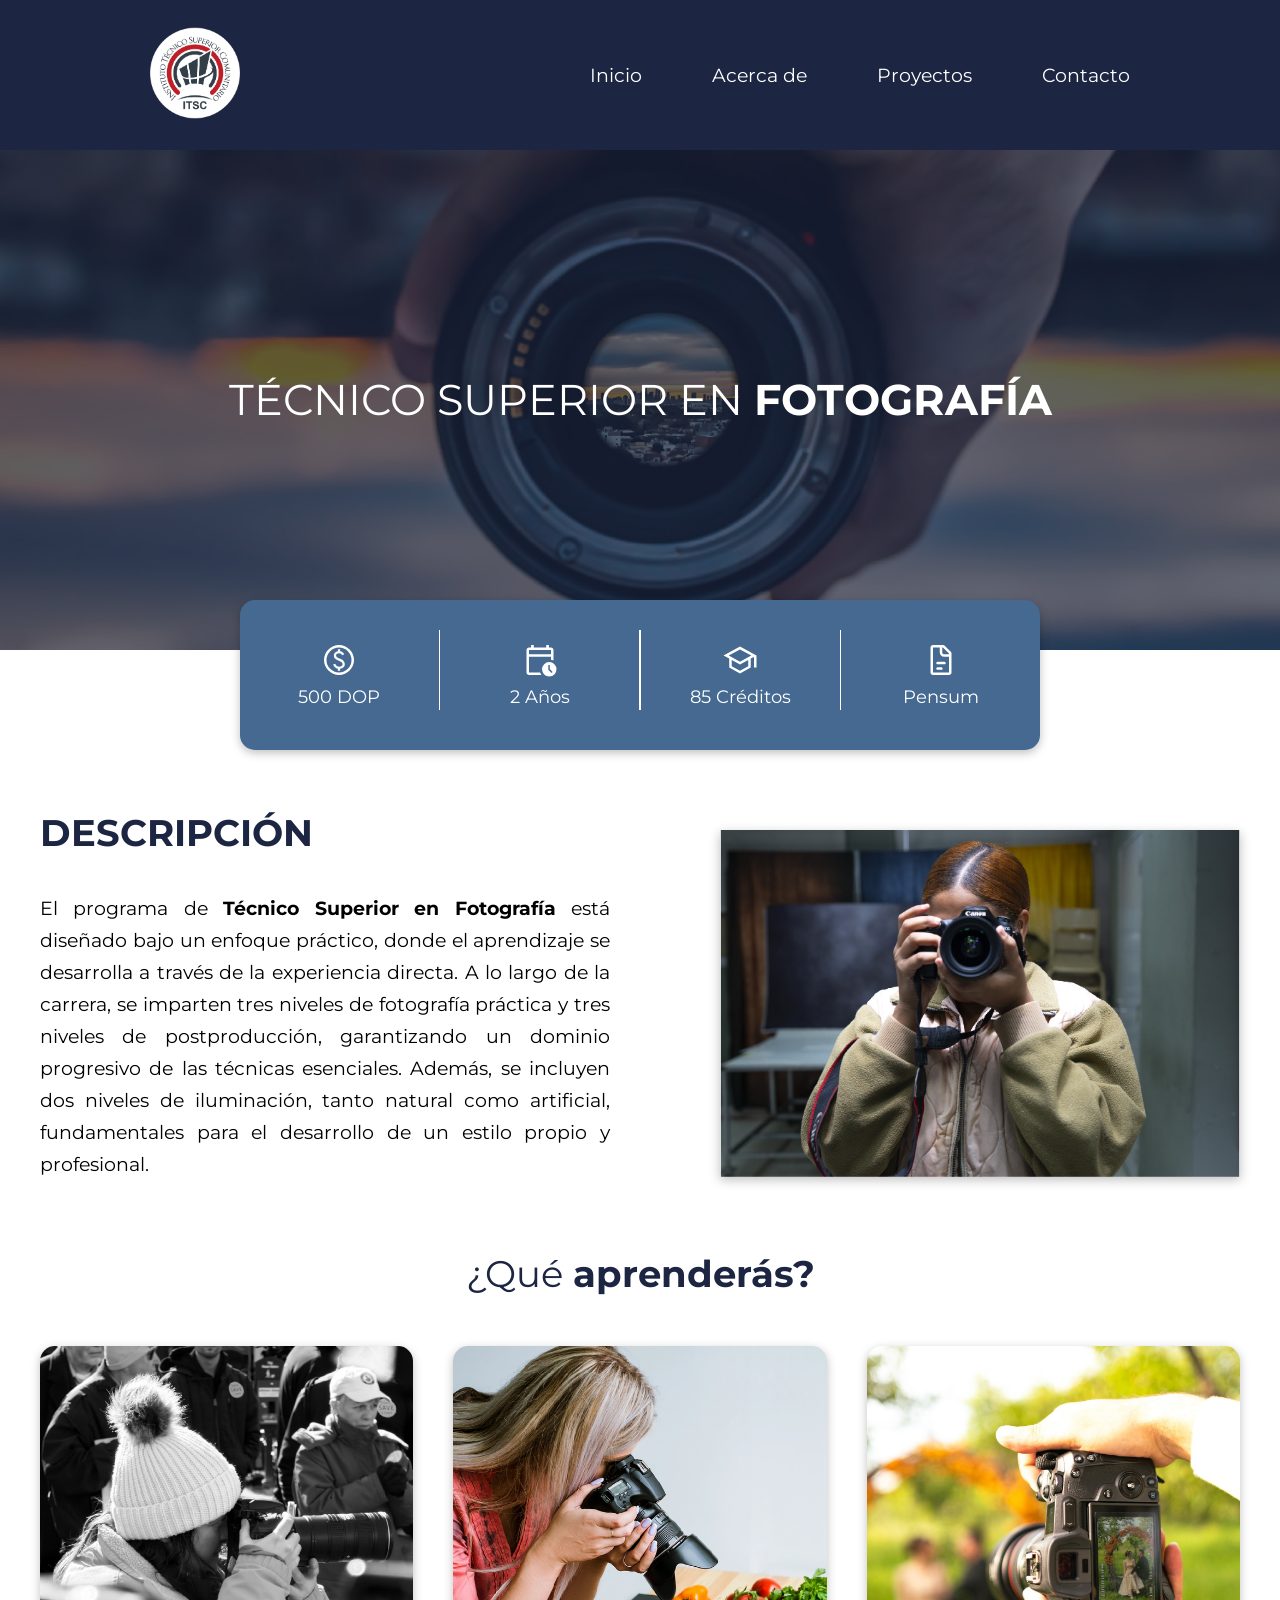
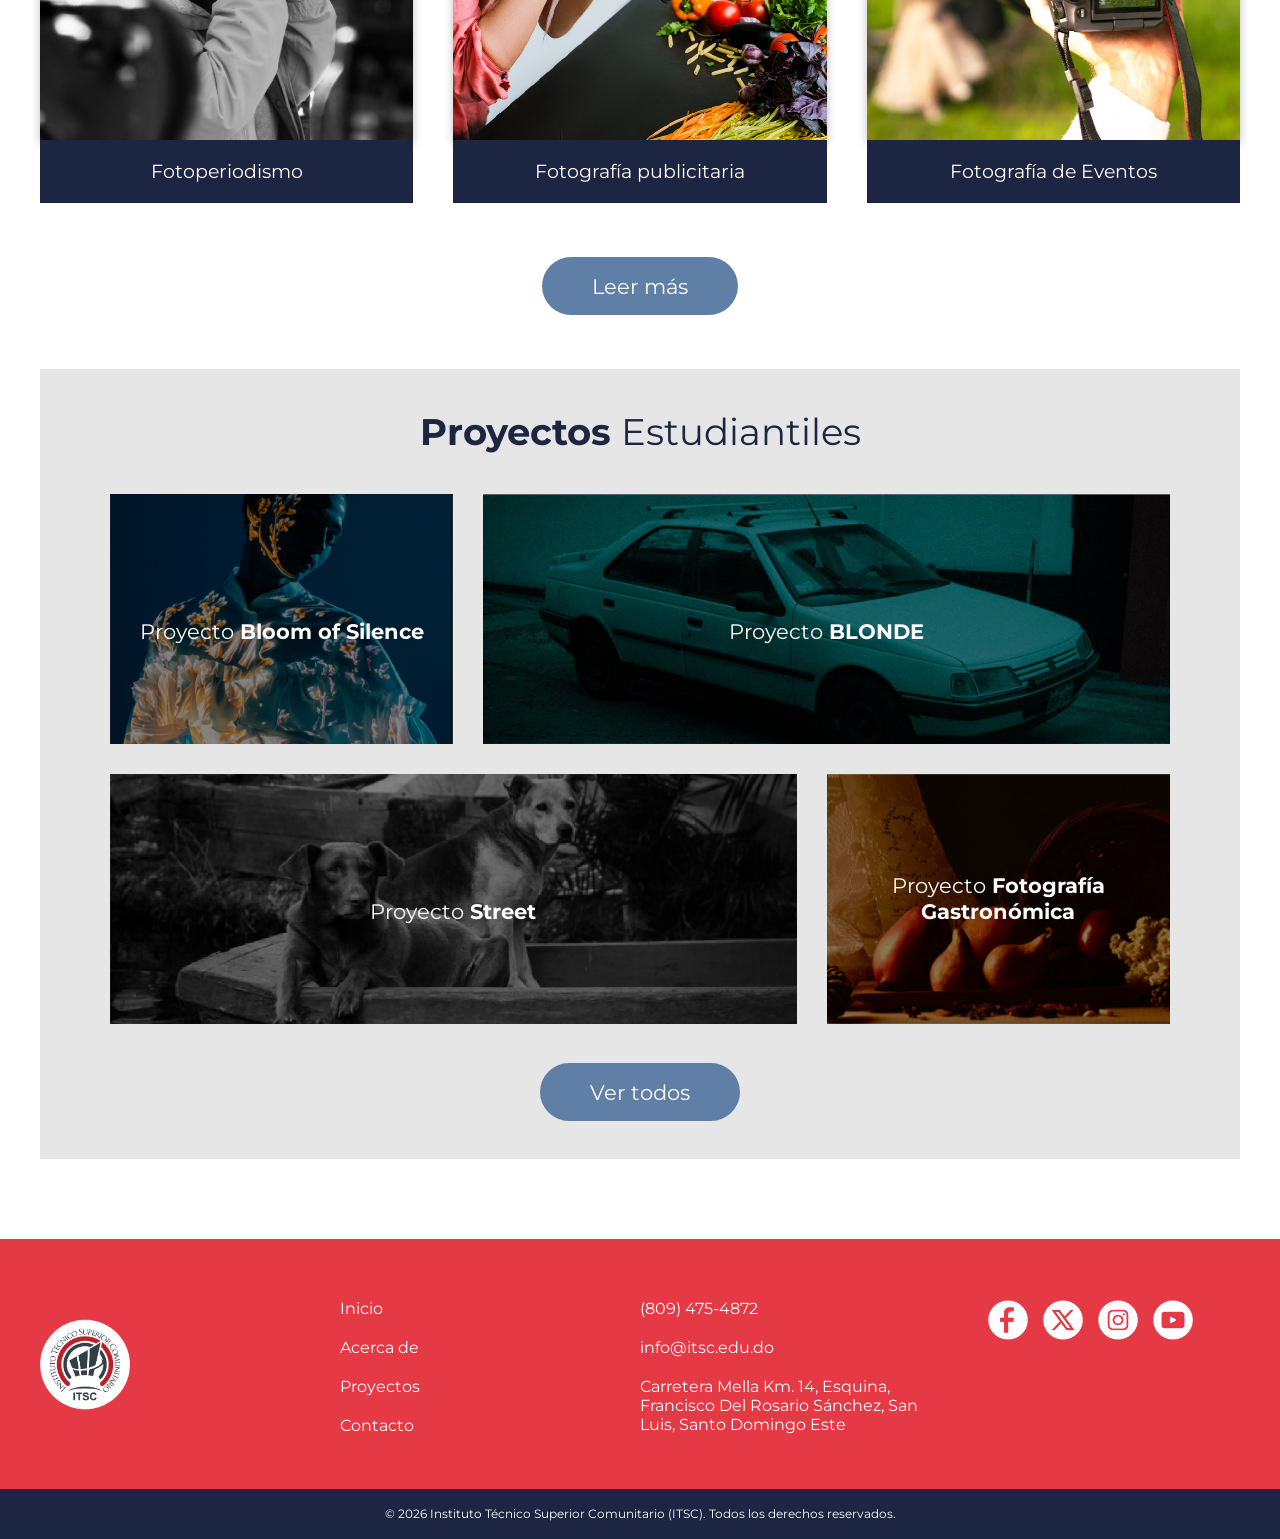
<file: index.html>
<!DOCTYPE html>
<html lang="en">
<head>
    <meta charset="UTF-8">
    <meta name="viewport" content="width=device-width, initial-scale=1.0">
    <title>TÉCNICO SUPERIOR EN FOTOGRAFÍA</title>
    <link rel="stylesheet" href="página1_css/estilos.css">
</head>

<body>
     <div class="header">
        <div class="imglogo">
            <a href="Inicio.html">
                <img class="logoitsc" src="página_1_img/logo_itsc_.png" alt="logo itsc">
            </a>
        </div>

        <div class="menu">
            <a class="link" href="index.html"  >Inicio</a>
            <a class="link" href="acercade.html" >Acerca de</a>
            <a class="link" href="proyectos.html" >Proyectos</a>
            <a class="link" href="contacto.html" >Contacto</a>
        </div>
    </div>

        <div class="banner">
            <p class="textobanner">TÉCNICO SUPERIOR EN <b>FOTOGRAFÍA</b></p>
        </div>

        <div id="contenedor">
            <div class="inforecuadro">
            <div class="dato">
                <img class="icono" src="página_1_img/símbolos_svg/pago.svg" alt="Pago">
                <p>500 DOP</p>
            </div>
                <div class="linea"></div>

            <div class="dato">
                <img class="icono" src="página_1_img/símbolos_svg/calendario.svg" alt="Duración">
                <p>2 Años</p>
            </div>
                <div class="linea"></div>

            <div class="dato">
                <img class="icono" src="página_1_img/símbolos_svg/birrete.svg" alt="Créditos">
                <p>85 Créditos</p>
            </div>
                <div class="linea"></div>

            <div class="dato">
                <img class="icono" src="página_1_img/símbolos_svg/pensum.svg" alt="">
                <p> <a href="https://www.itsc.edu.do/wp-content/uploads/2026/03/Pensum-TECNICO-SUPERIOR-EN-FOTOGRAFIA.pdf">Pensum</a></p>
            </div>
        </div>
    
        <div class="descripcion">
            <div class="textodescripcion">
                <h2>DESCRIPCIÓN</h2>
                <br>
                <br>
                <p>El programa de <b>Técnico Superior en Fotografía</b> está diseñado bajo un enfoque práctico, donde el aprendizaje se desarrolla a través de la experiencia directa. A lo largo de la carrera, se imparten tres niveles de fotografía práctica y tres niveles de postproducción, garantizando un dominio progresivo de las técnicas esenciales. Además, se incluyen dos niveles de iluminación, tanto natural como artificial, fundamentales para el desarrollo de un estilo propio y profesional. </p>
            </div>

            <div class="imagendescripcion">
                <img class="" src="página_1_img/pág01_descripción.png" alt="Fotografía">
            </div>
        </div>

        <div class="aprender">
            <p>¿Qué <b>aprenderás?</b></p>

            <div class="tarjetas">
                <div class="tarjeta">
                    <img src="página_1_img/fotoperiodismo.png" alt="fotoperiodismo">
                 <p>Fotoperiodismo</p>
                </div>

                <div class="tarjeta">
                    <img src="página_1_img/publicitaria.png" alt="publicitaria">
                <p>Fotografía publicitaria</p>
                </div>

                <div class="tarjeta">
                    <img src="página_1_img/eventos.png" alt="eventos">
                <p>Fotografía de Eventos</p>
                </div>
            </div>
            
            <div class="boton">
                 <a class="boton_vermas" href="acercade.html" >Leer más</a>
            </div>

        </div>


        <div class="proyectos">
            <div class="tituloproyectos">
                <p><b>Proyectos</b> Estudiantiles</p>
            </div>
        <div class="fila1">
            <div class="proyecto">
             <img src="página_1_img/proy1.png" alt="">
             <p>Proyecto <b>Bloom of Silence</b></p>
            </div>

    <div class="proyecto">
             <img src="página_1_img/proy2.png" alt="">
             <p>Proyecto <b>BLONDE</b></p>
            </div>
            </div>

            <div class="fila2">
             <div class="proyecto">
             <img src="página_1_img/proy3.png" alt="">
             <p>Proyecto <b>Street</b></p>
    </div>

    <div class="proyecto">
             <img src="página_1_img/proy4.png" alt="">
             <p>Proyecto <b>Fotografía Gastronómica</b></p>
             </div>
            </div>

                <div class="botonproyectos">
        <a class="boton_vertodos" href="proyectos.html" >Ver todos</a>
    </div>
        </div>
</div>

    <div class="footer">
        <div class="footer_contenido">
        <div class="logo">
            <a href="Inicio.html">
                <img class="logoitsc" src="página_1_img/logo_itsc_.png" alt="logo itsc">
            </a>
        </div>

        <div class="menu_footer">
            <a  class="link" href="index.html" >Inicio</a>
            <a class="link_footer" href="acercade.html" >Acerca de</a>
            <a class="link_footer" href="proyectos.html" >Proyectos</a>
            <a class="link_footer" href="contacto.html" >Contacto</a>
        </div>

        <div class="contacto_footer">
                <p>(809) 475-4872</p>
                <p>info@itsc.edu.do</p>
                <p>Carretera Mella Km. 14, Esquina, Francisco Del Rosario Sánchez, San Luis, Santo Domingo Este</p>            
        </div>

        <div class="redes_footer">    
            <ul>
            <li> <a href="https://www.facebook.com/itscdo" target="_blank"> <img src="página_1_img/facebook.png" alt="facebook"> </a></li>
            <li> <a href="https://x.com/ITSCoficial" target="_blank"> <img src="página_1_img/twitter.png" alt="twitter"> </a></li>
            <li> <a href="https://www.instagram.com/itscrd/" target="_blank"> <img src="página_1_img/instagram.png" alt="instagram"> </a></li>
            <li> <a href="https://www.youtube.com/@itscrd2013" target="_blank"> <img src="página_1_img/youtube.png" alt="youtube"></a> </li>
        </ul>
        </div>
        </div>
    </div>

        <div class="copyright">
            <p>© 2026 Instituto Técnico Superior Comunitario (ITSC). Todos los derechos reservados.</p>
    </div>

</body>
</html>
</file>
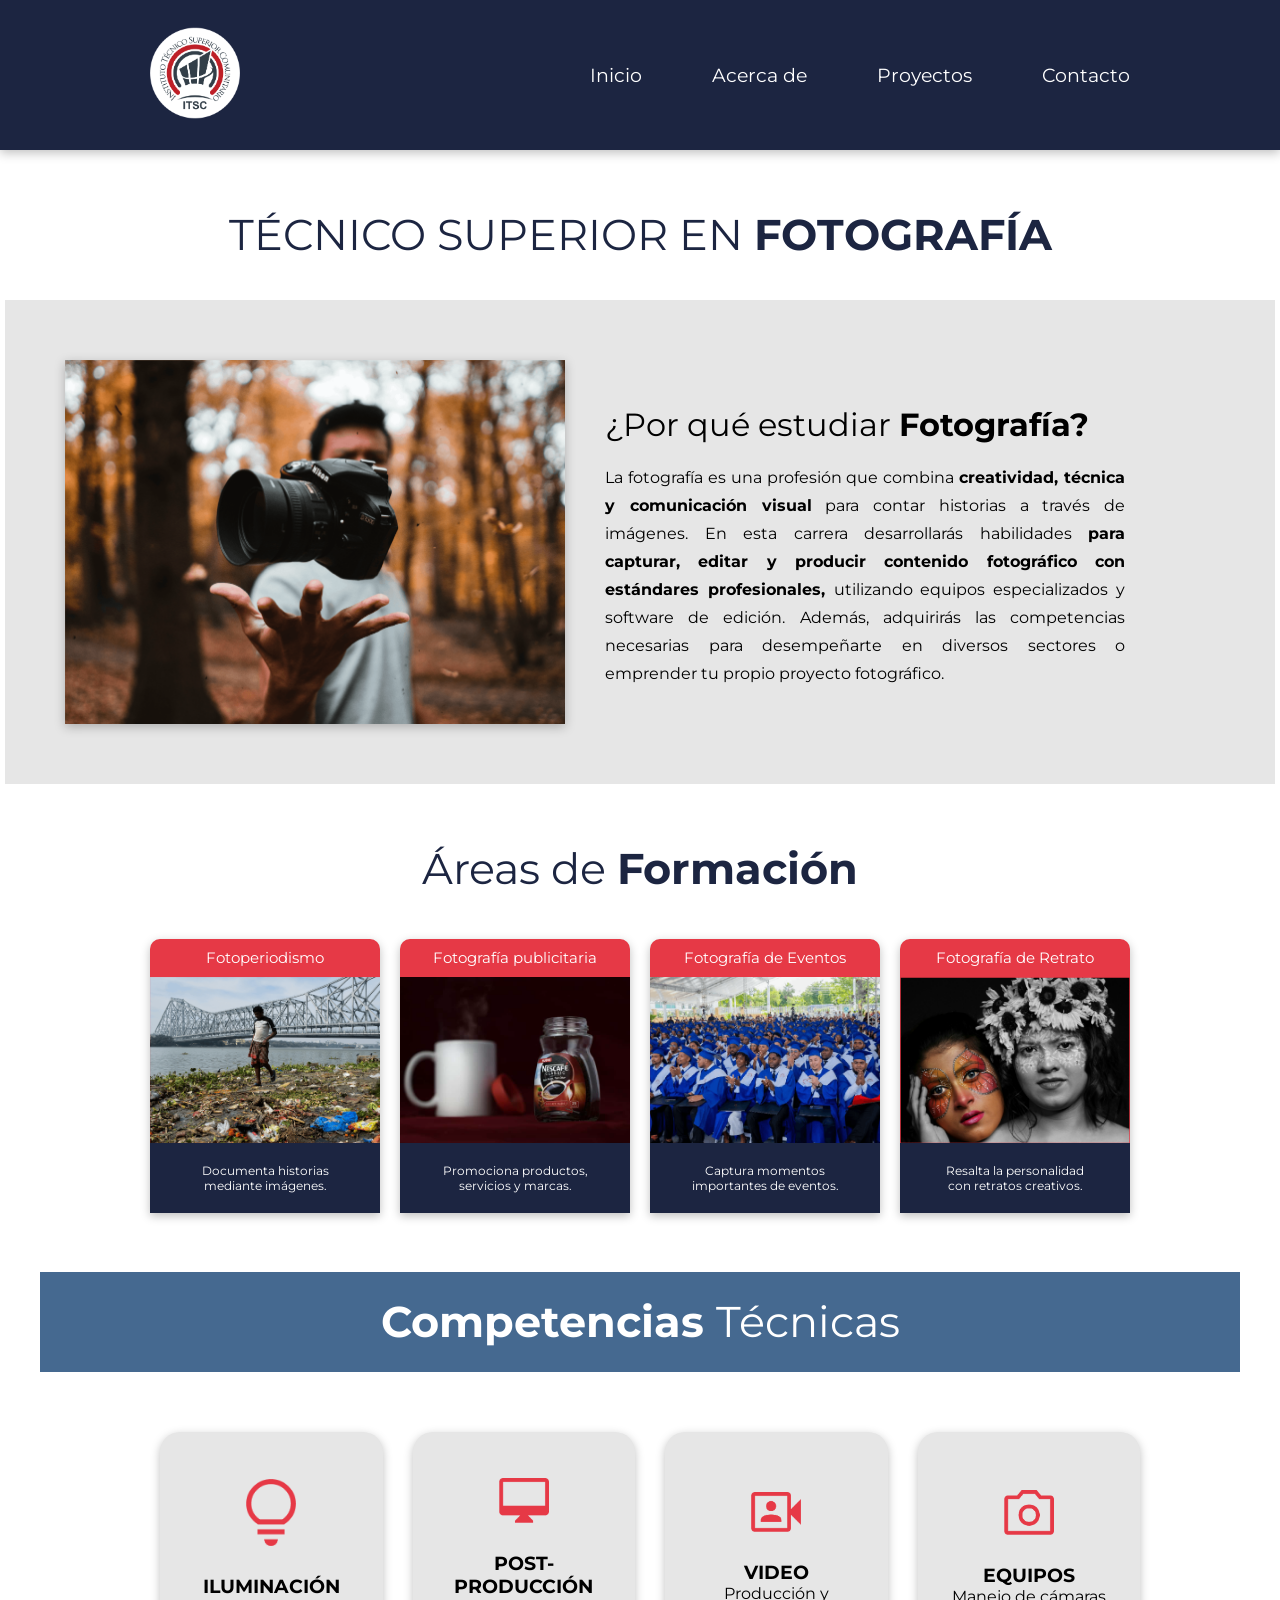
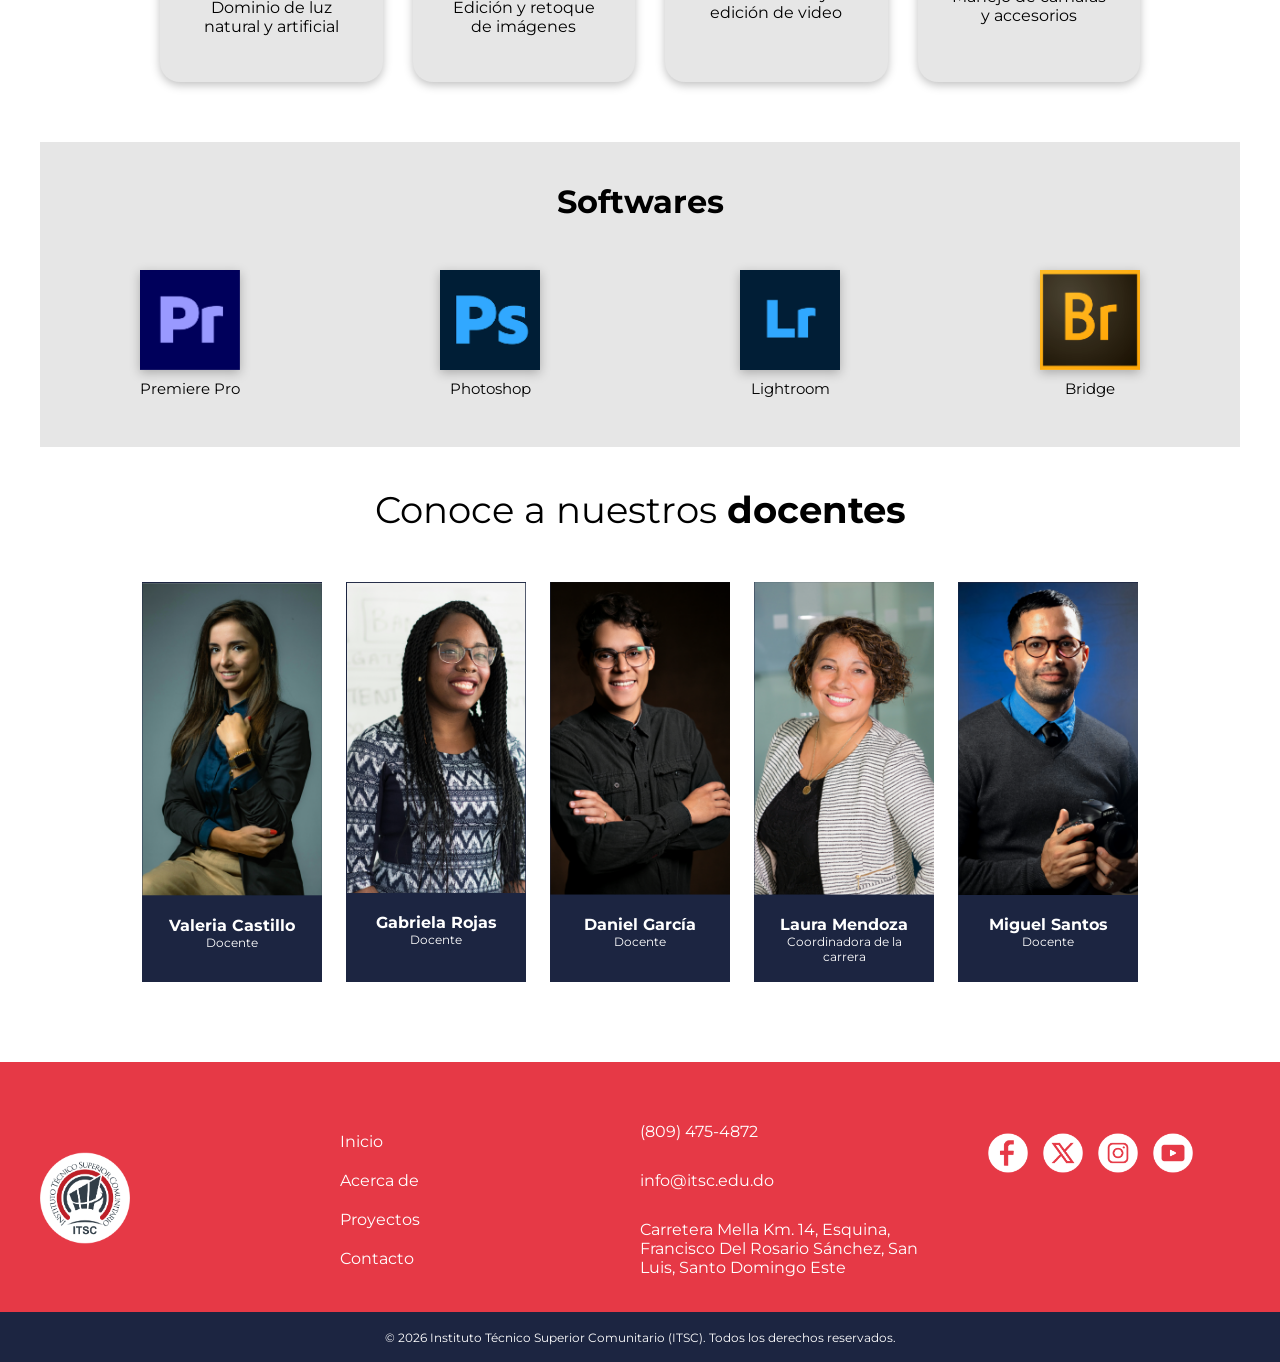
<file: acercade.html>
<!DOCTYPE html>
<html lang="en">
<head>
    <meta charset="UTF-8">
    <meta name="viewport" content="width=device-width, initial-scale=1.0">
    <title>TÉCNICO SUPERIOR EN FOTOGRAFÍA</title>
    <link rel="stylesheet" href="página2_css/acercade.css">
</head>

<body>
     <div class="header">
        <div class="imglogo">
            <a href="Inicio.html">
                <img class="logoitsc" src="página_1_img/logo_itsc_.png" alt="logo itsc">
            </a>
        </div>

        <div class="menu">
            <a class="link" href="index.html">Inicio</a>
            <a class="link" href="acercade.html">Acerca de</a>
            <a class="link" href="proyectos.html">Proyectos</a>
            <a class="link" href="contacto.html">Contacto</a>
        </div>
    </div>

<div class="banner2">
            <p class="textobanner">TÉCNICO SUPERIOR EN <b>FOTOGRAFÍA</b></p>
        </div>

    <div id="contenedor2">
        
        <img class="imagn0" src="página_2_img/img01.png" alt="">

        <div class="contenedor2">

                <p class="titulocontenedor2">¿Por qué estudiar <b>Fotografía?</b></p>

                <p class="pcontenedor2">La fotografía es una profesión que combina <b>creatividad, técnica y comunicación visual</b> para contar historias a través de imágenes. En esta carrera desarrollarás habilidades <b>para capturar, editar y producir contenido fotográfico con estándares profesionales, </b> utilizando equipos especializados  y software de edición. Además, adquirirás las competencias necesarias para desempeñarte en diversos sectores o emprender tu propio proyecto fotográfico.</p>
                    
        </div>

    </div>



        <div class="banner2">
                <p class="textobanner">Áreas de <b>Formación</b> </p>
            </div>

        <div class="contenedorf">

            <div class="cajaf">
                <p class="textorf">Fotoperiodismo</p>
                <img src="página_2_img/fotoperiodismo.png" alt="">
                <p class="textorf2">Documenta historias <br> 
                    mediante imágenes.  </p> 

            </div>

            <div class="cajaf">
                <p class="textorf">Fotografía publicitaria</p>
                <img src="página_2_img/publicitaria.png" alt="">
                <p class="textorf2"> Promociona productos, <br> 
                    servicios y marcas. <br> </p> 
            </div>

            <div class="cajaf">
                <p class="textorf">Fotografía de Eventos</p>
                <img src="página_2_img/eventos.png" alt="">
                <p class="textorf2"> Captura momentos <br>
                    importantes de eventos.</p> 
            </div>

            <div class="cajaf">
                <p class="textorf">Fotografía de Retrato</p>
                <img src="página_2_img/retrato2.png" alt="">
                <p class="textorf2"> Resalta la personalidad <br>
                    con retratos creativos.</p> 
            </div>

        </div><br>    






        <div class="banner3">
                <p class="textobannercomp"><b>Competencias </b>Técnicas</p>
            </div>


        <div class="contenedor">

            <div class="caja">
                <img src="página_2_img/bombilla.png" alt="iluminación">
                <br>
                <h3>ILUMINACIÓN</h3> <p>Dominio de luz natural y artificial</p>
            </div>

            <div class="caja">
                <img src="página_2_img/tele.png" alt="equipos">
                <br>
                <h3>POST-PRODUCCIÓN </h3> <p>Edición y retoque de imágenes</p>
            </div>

            <div class="caja">
                <img src="página_2_img/escenario.png" alt="video">
                <br>
                <h3>VIDEO</h3> <p>Producción y edición de video</p>
            </div>

            <div class="caja">
                <img src="página_2_img/camara.png" alt="camara">
                <br>
                <h3>EQUIPOS</h3> <p>Manejo de cámaras y accesorios</p>
            </div>
        </div>



        <div class="contenedorp0"><h1 class="titulosoftware">Softwares</h1></div>

        <div class="contenedorp">
            <div class="cajas"> <img src="página_2_img/premiere.png" alt="">
                <p> Premiere Pro</p>
            </div>

            <div class="cajas"> <img src="página_2_img/photoshop.png" alt="">
                <p>Photoshop</p>
            </div>

            <div class="cajas"> <img src="página_2_img/lightroom.png" alt="">
                <p>Lightroom</p>
            </div>

            <div class="cajas"> <img src="página_2_img/bridge.png" alt="">
                <p>Bridge</p>
            </div>

        </div>

        <div class="banner">
                <p class="textobannerdoc">Conoce a nuestros <b>docentes</b></p>
         </div>


        <div class="contenedord">
            
            <div class="cajad">
                <img src="página_2_img/profe1.png" alt="imagen">
                <h4>Valeria Castillo</h4>
                <p>Docente</p>
                
            </div>

            <div class="cajad">
                <img src="página_2_img/profe2.png" alt="imagen">
                <h4>Gabriela Rojas</h4>
                <p> Docente</p>
                
            </div>

            <div class="cajad">
                <img src="página_2_img/profe4.png" alt="imagen">
                <h4>Daniel García</h4>
                <p>Docente</p>
                
            </div>

            <div class="cajad">
                <img src="página_2_img/profe3.png" alt="imagen"> 
                <h4>Laura Mendoza </h4>
                <p>Coordinadora de la <br>
                    carrera</p>
                
            </div>

            <div class="cajad">
                <img src="página_2_img/profe5.png" alt="imagen">
                <h4>Miguel Santos </h4>
                <p>Docente</p>
                
            </div>

        </div>





    <div class="footer">
        <div class="footer_contenido">
        <div class="logo">
            <a href="Inicio.html">
                <img class="logoitsc" src="página_1_img/logo_itsc_.png" alt="logo itsc">
            </a>
        </div>

        <div class="menu_footer">
            <a class="link_footer" href="index.html">Inicio</a>
            <a class="link_footer" href="acercade.html">Acerca de</a>
            <a class="link_footer" href="proyectos.html">Proyectos</a>
            <a class="link_footer" href="contacto.html">Contacto</a>
        </div>

        <div class="contacto_footer">
                <p>(809) 475-4872</p>
                <p>info@itsc.edu.do</p>
                <p>Carretera Mella Km. 14, Esquina, Francisco Del Rosario Sánchez, San Luis, Santo Domingo Este</p>            
        </div>

        <div class="redes_footer">    
            <ul>
            <li> <a href="https://www.facebook.com/itscdo" target="_blank"> <img src="página_1_img/facebook.png" alt="facebook"> </a></li>
            <li> <a href="https://x.com/ITSCoficial" target="_blank"> <img src="página_1_img/twitter.png" alt="twitter"> </a></li>
            <li> <a href="https://www.instagram.com/itscrd/" target="_blank"> <img src="página_1_img/instagram.png" alt="instagram"> </a></li>
            <li> <a href="https://www.youtube.com/@itscrd2013" target="_blank"> <img src="página_1_img/youtube.png" alt="youtube"></a> </li>
        </ul>
        </div>
        </div>
    </div>

        <div class="copyright">
            <p>© 2026 Instituto Técnico Superior Comunitario (ITSC). Todos los derechos reservados.</p>
    </div>

</body>
</html>
</file>
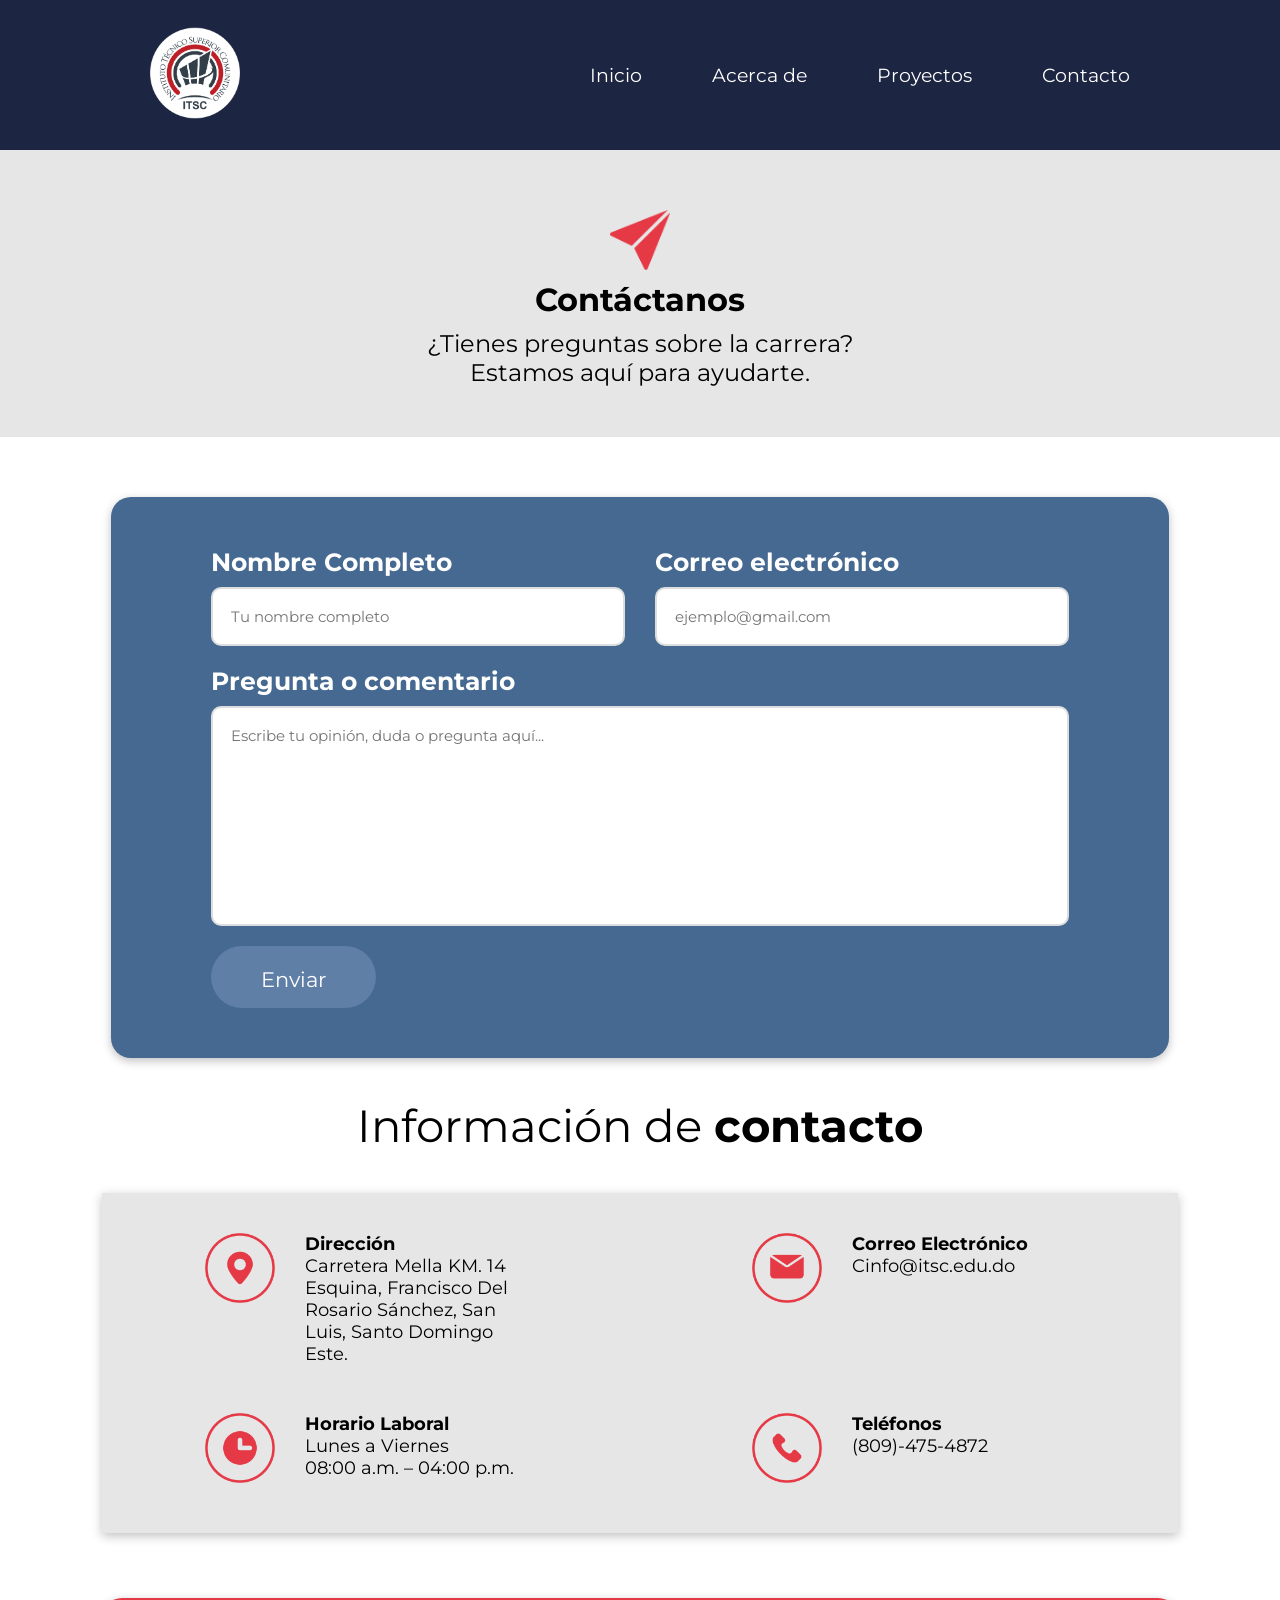
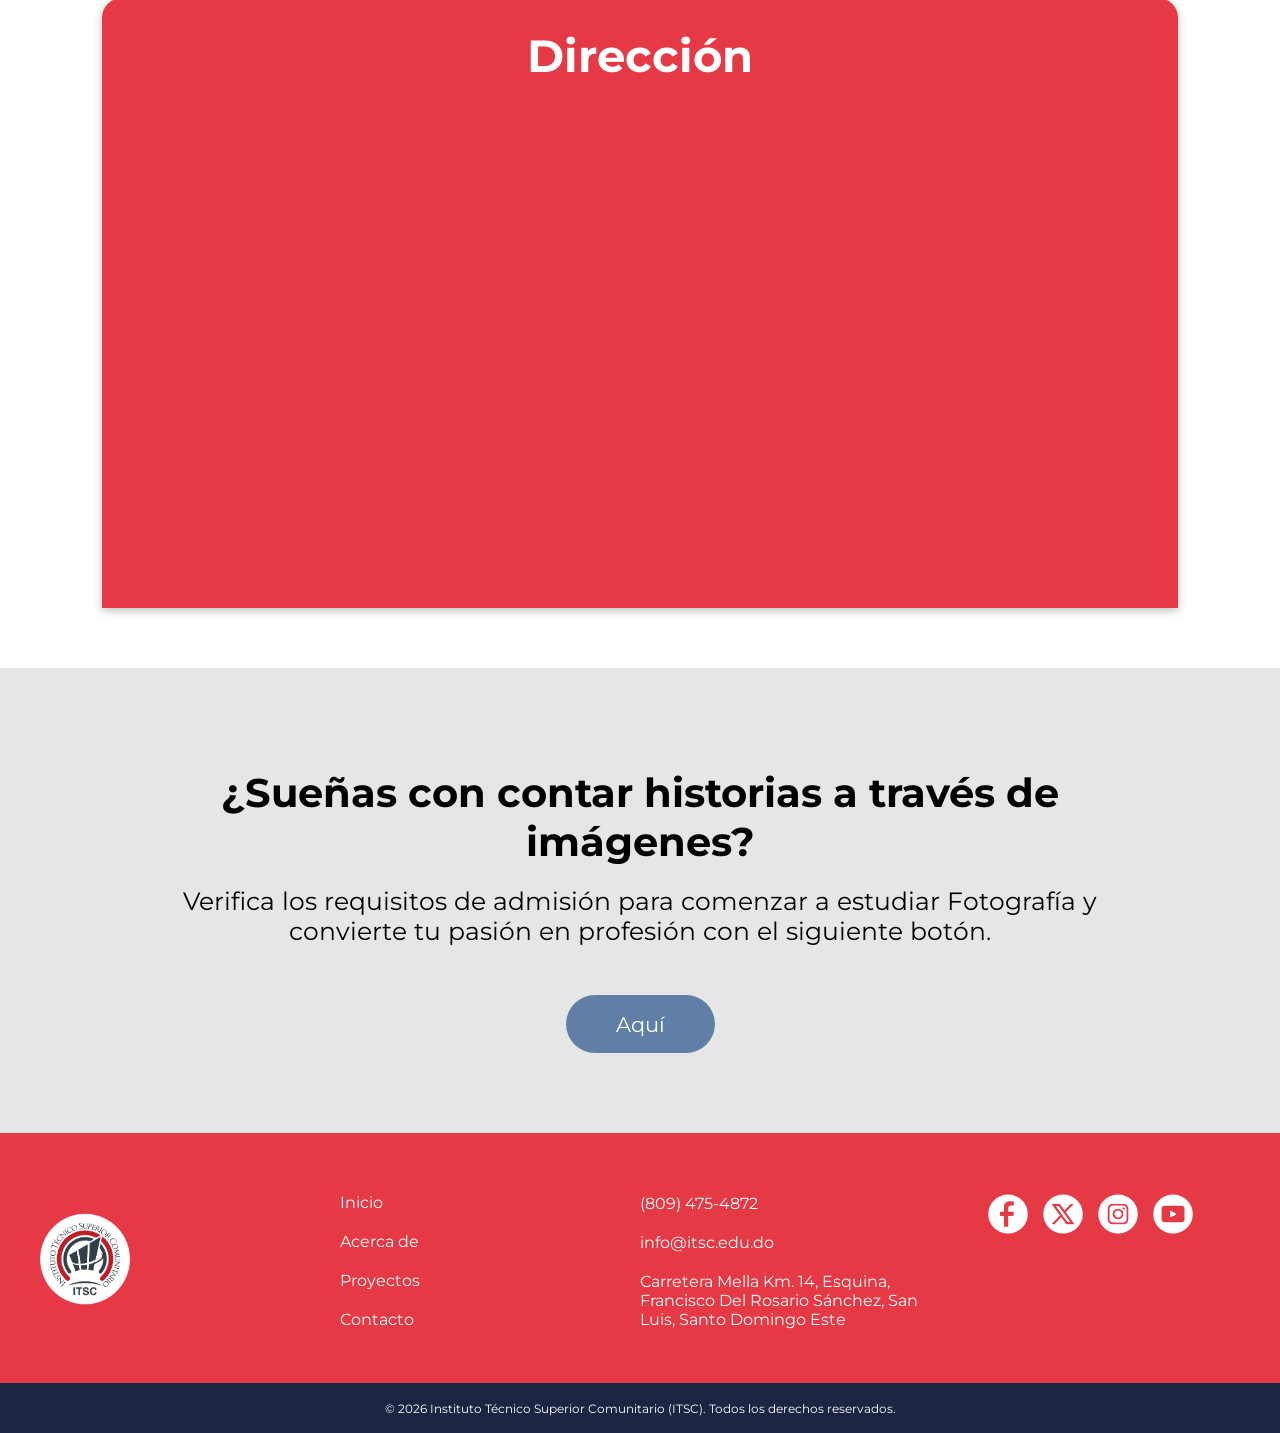
<file: contacto.html>
<!DOCTYPE html>
<html lang="en">
<head>
    <meta charset="UTF-8">
    <meta name="viewport" content="width=device-width, initial-scale=1.0">
    <title>TÉCNICO SUPERIOR EN FOTOGRAFÍA</title>
    <link rel="stylesheet" href="página4_css/contacto.css">
</head>

<body>
     <div class="header">
        <div class="imglogo">
            <a href="Inicio.html">
                <img class="logoitsc" src="página_1_img/logo_itsc_.png" alt="logo itsc">
            </a>
        </div>

        <div class="menu">
            <a class="link" href="index.html">Inicio</a>
            <a class="link" href="acercade.html">Acerca de</a>
            <a class="link" href="proyectos.html">Proyectos</a>
            <a class="link" href="contacto.html">Contacto</a>
        </div>
    </div>


    <div class="contacto1">
        <img src="página_4_img/flecha.png" alt="">
        <h1>Contáctanos</h1>
        <p>¿Tienes preguntas sobre la carrera? <br> Estamos aquí para ayudarte.</p>
    </div>



    <div class="mensaje">
        
                    <form action="https://formsubmit.co/santiago.de.gonzalez07@gmail.com" method="POST">

                        <div class="fila">

                            <div class="grupo">
                                <label>Nombre Completo</label>
                                <input type="text" name="nombre" placeholder="Tu nombre completo" required>
                            </div>

                            <div class="grupo">
                                <label>Correo electrónico</label>
                                <input type="email" name="correo" placeholder="ejemplo@gmail.com" required>
                            </div>

                        </div>

                        <div class="grupo">
                            <label>Pregunta o comentario</label>
                            <textarea
                                name="mensaje"
                                placeholder="Escribe tu opinión, duda o pregunta aquí..."
                                required></textarea>
                        </div>

                        <button type="submit">Enviar</button>

                    </form>

                


    </div>

    <div class="informacion">
        <p>Información de <b>contacto</b> </p> 
        <div class="informacion0">


            <div class="informacion1">
                <img src="página_4_img/ubicación.png" alt="">
                <p> <b>Dirección</b> 
                   <br> Carretera Mella KM. 14 Esquina, Francisco Del Rosario Sánchez, San Luis, Santo Domingo Este.</p>
            </div>

            <div class="informacion1">
                <img src="página_4_img/correo.png" alt="">
                <p> <b>Correo Electrónico </b> 
                   <br> Cinfo@itsc.edu.do</p>
            </div>

            <div class="informacion1">
                <img src="página_4_img/horario.png" alt="">
                <p> <b>Horario Laboral </b> 
                    <br> Lunes a Viernes 
                    <br> 08:00 a.m. – 04:00 p.m.</p>
            </div>

            <div class="informacion1">
                <img src="página_4_img/teléfono.png" alt="">
                <p> <b>Teléfonos</b>
                    <br> (809)-475-4872</p>
            </div> 

            
        </div>
        

    </div>

    <div class="direcc">
        <h2>Dirección</h2>

        <iframe src="https://www.google.com/maps/embed?pb=!1m18!1m12!1m3!1d7565.7846645494865!2d-69.80335434016956!3d18.53376698960675!2m3!1f0!2f0!3f0!3m2!1i1024!2i768!4f13.1!3m3!1m2!1s0x8eaf8684845e3f4b%3A0x7dd4257726fb2157!2sInstituto%20T%C3%A9cnico%20Superior%20Comunitario!5e0!3m2!1ses-419!2sdo!4v1784515926190!5m2!1ses-419!2sdo" width="650" height="900" style="border:0;" allowfullscreen="" loading="lazy" referrerpolicy="strict-origin-when-cross-origin"></iframe>
        
    </div>



    <div class="requi">
        <h1>¿Sueñas con contar historias a través de imágenes?</h1>
        <p>Verifica los requisitos de admisión para comenzar a estudiar Fotografía y <br> convierte tu pasión en profesión con el siguiente botón.</p>
        <br>
        <a class="boton_aqui" href="GUIA-DIDACTICA-EVALUACION-ADMISION-ITSC_compressed-1.pdf" target="_blank">Aquí</a>
    </div>







    <div class="footer">
        <div class="footer_contenido">
        <div class="logo">
            <a href="Inicio.html">
                <img class="logoitsc" src="página_1_img/logo_itsc_.png" alt="logo itsc">
            </a>
        </div>

        <div class="menu_footer">
            <a class="link_footer" href="index.html" >Inicio</a>
            <a class="link_footer" href="acercade.html" >Acerca de</a>
            <a class="link_footer" href="proyectos.html" >Proyectos</a>
            <a class="link_footer" href="contacto.html" >Contacto</a>
        </div>

        <div class="contacto_footer">
                <p>(809) 475-4872</p>
                <p>info@itsc.edu.do</p>
                <p>Carretera Mella Km. 14, Esquina, Francisco Del Rosario Sánchez, San Luis, Santo Domingo Este</p>            
        </div>

        <div class="redes_footer">    
            <ul>
            <li> <a href="https://www.facebook.com/itscdo" target="_blank"> <img src="página_1_img/facebook.png" alt="facebook"> </a></li>
            <li> <a href="https://x.com/ITSCoficial" target="_blank"> <img src="página_1_img/twitter.png" alt="twitter"> </a></li>
            <li> <a href="https://www.instagram.com/itscrd/" target="_blank"> <img src="página_1_img/instagram.png" alt="instagram"> </a></li>
            <li> <a href="https://www.youtube.com/@itscrd2013" target="_blank"> <img src="página_1_img/youtube.png" alt="youtube"></a> </li>
        </ul>
        </div>
        </div>
    </div>

        <div class="copyright">
            <p>© 2026 Instituto Técnico Superior Comunitario (ITSC). Todos los derechos reservados.</p>
    </div>

</body>
</html>
</file>
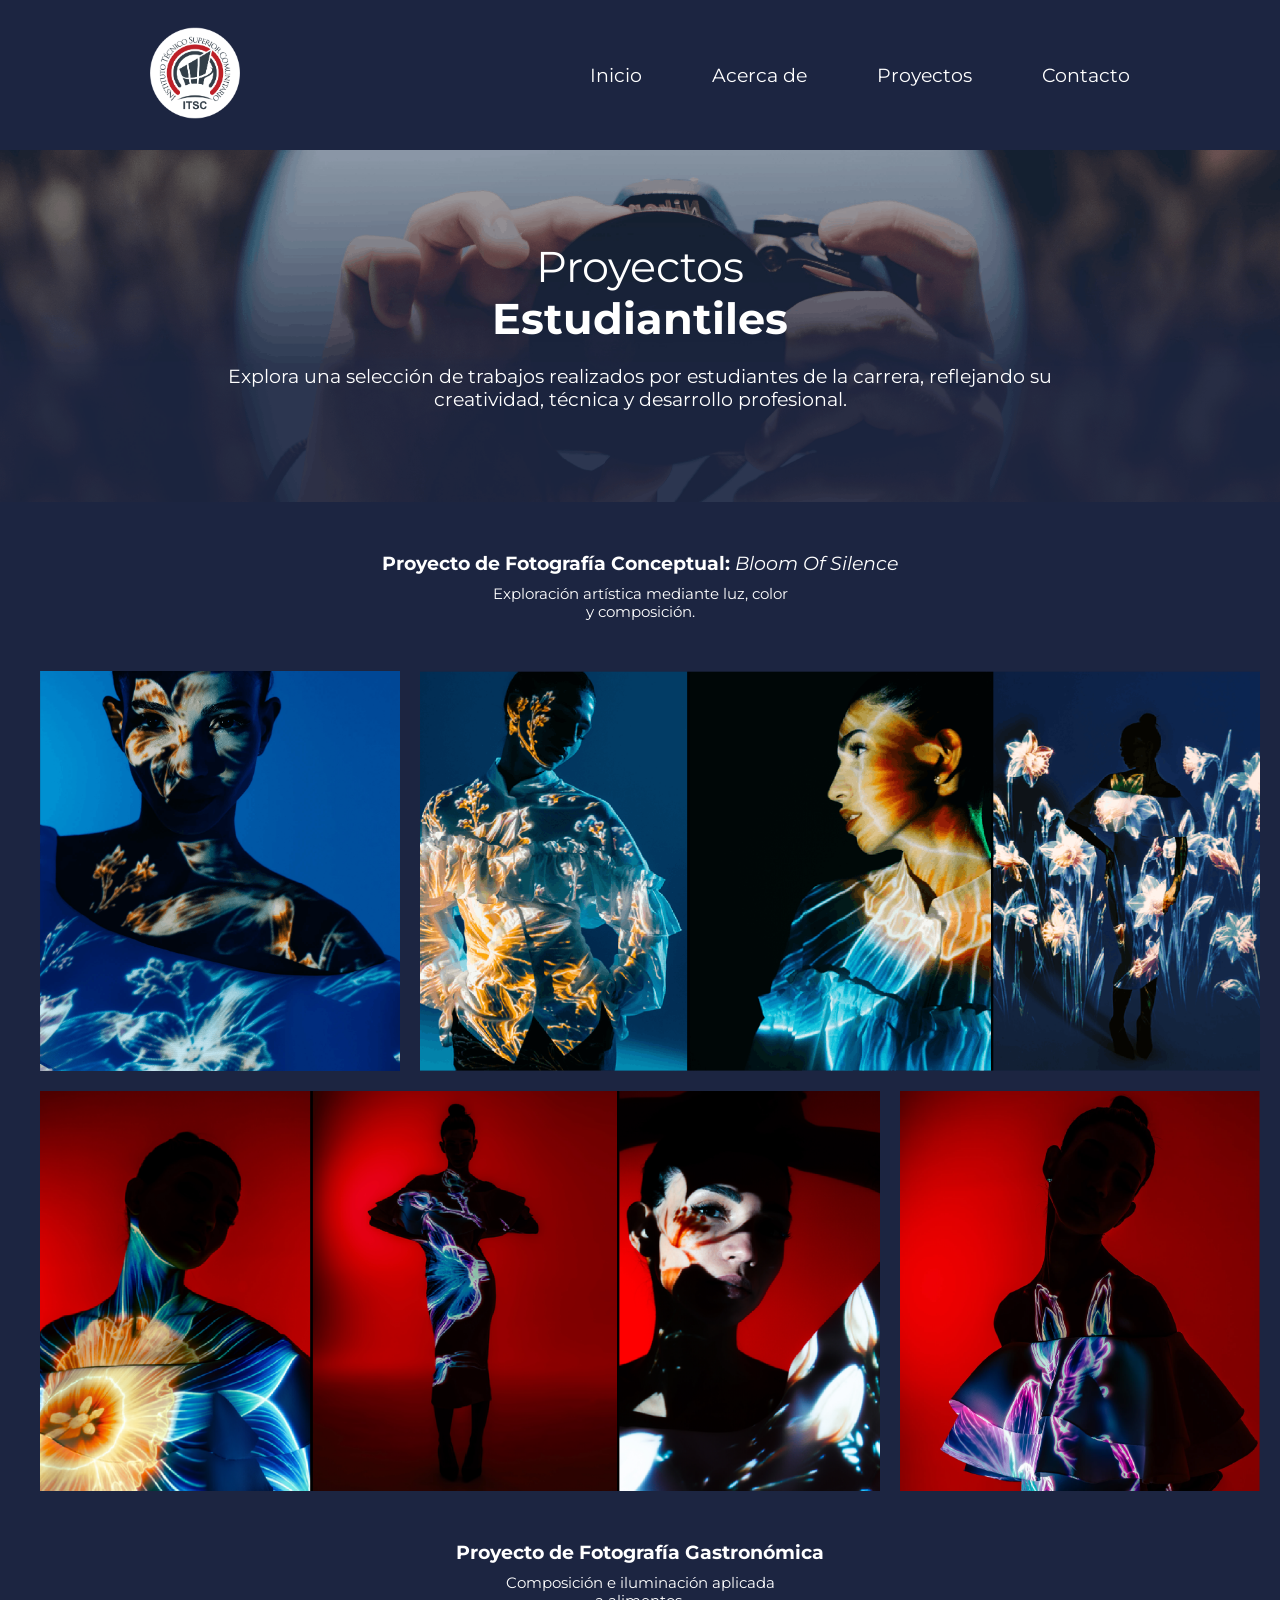
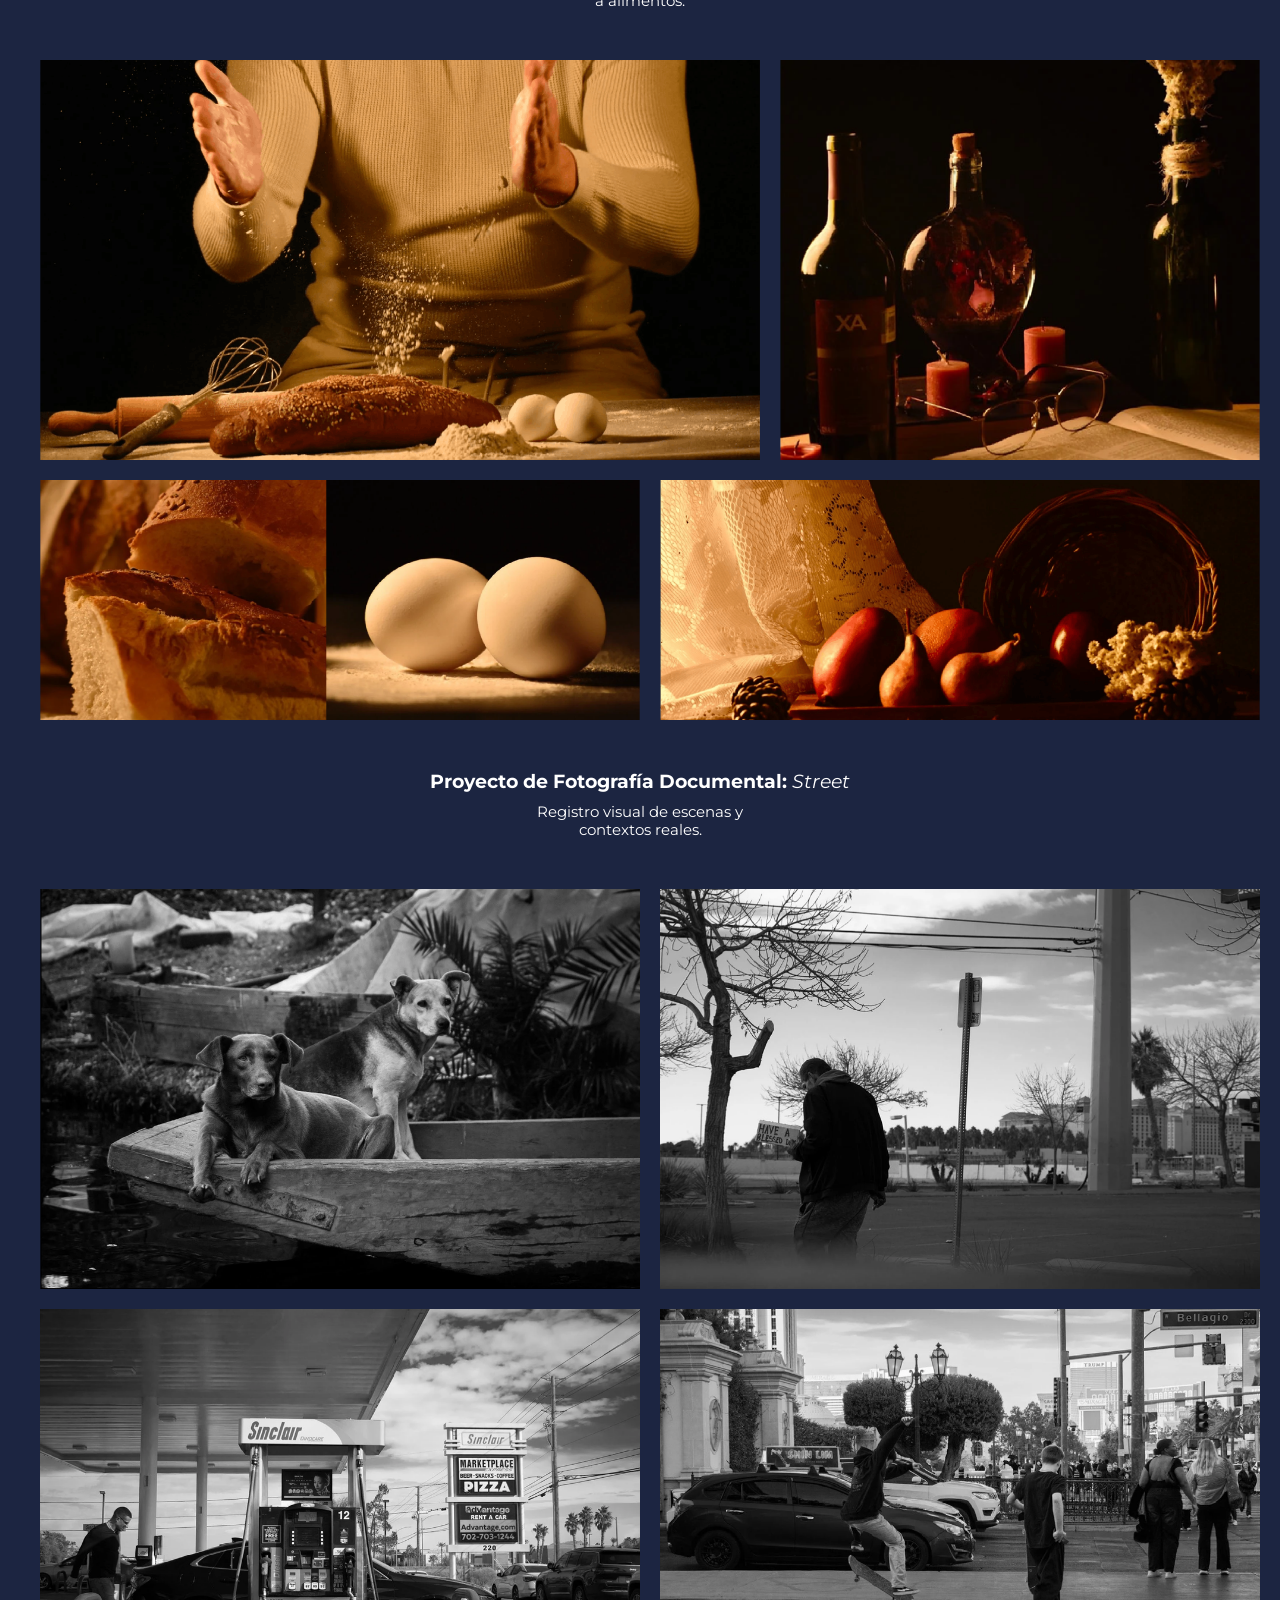
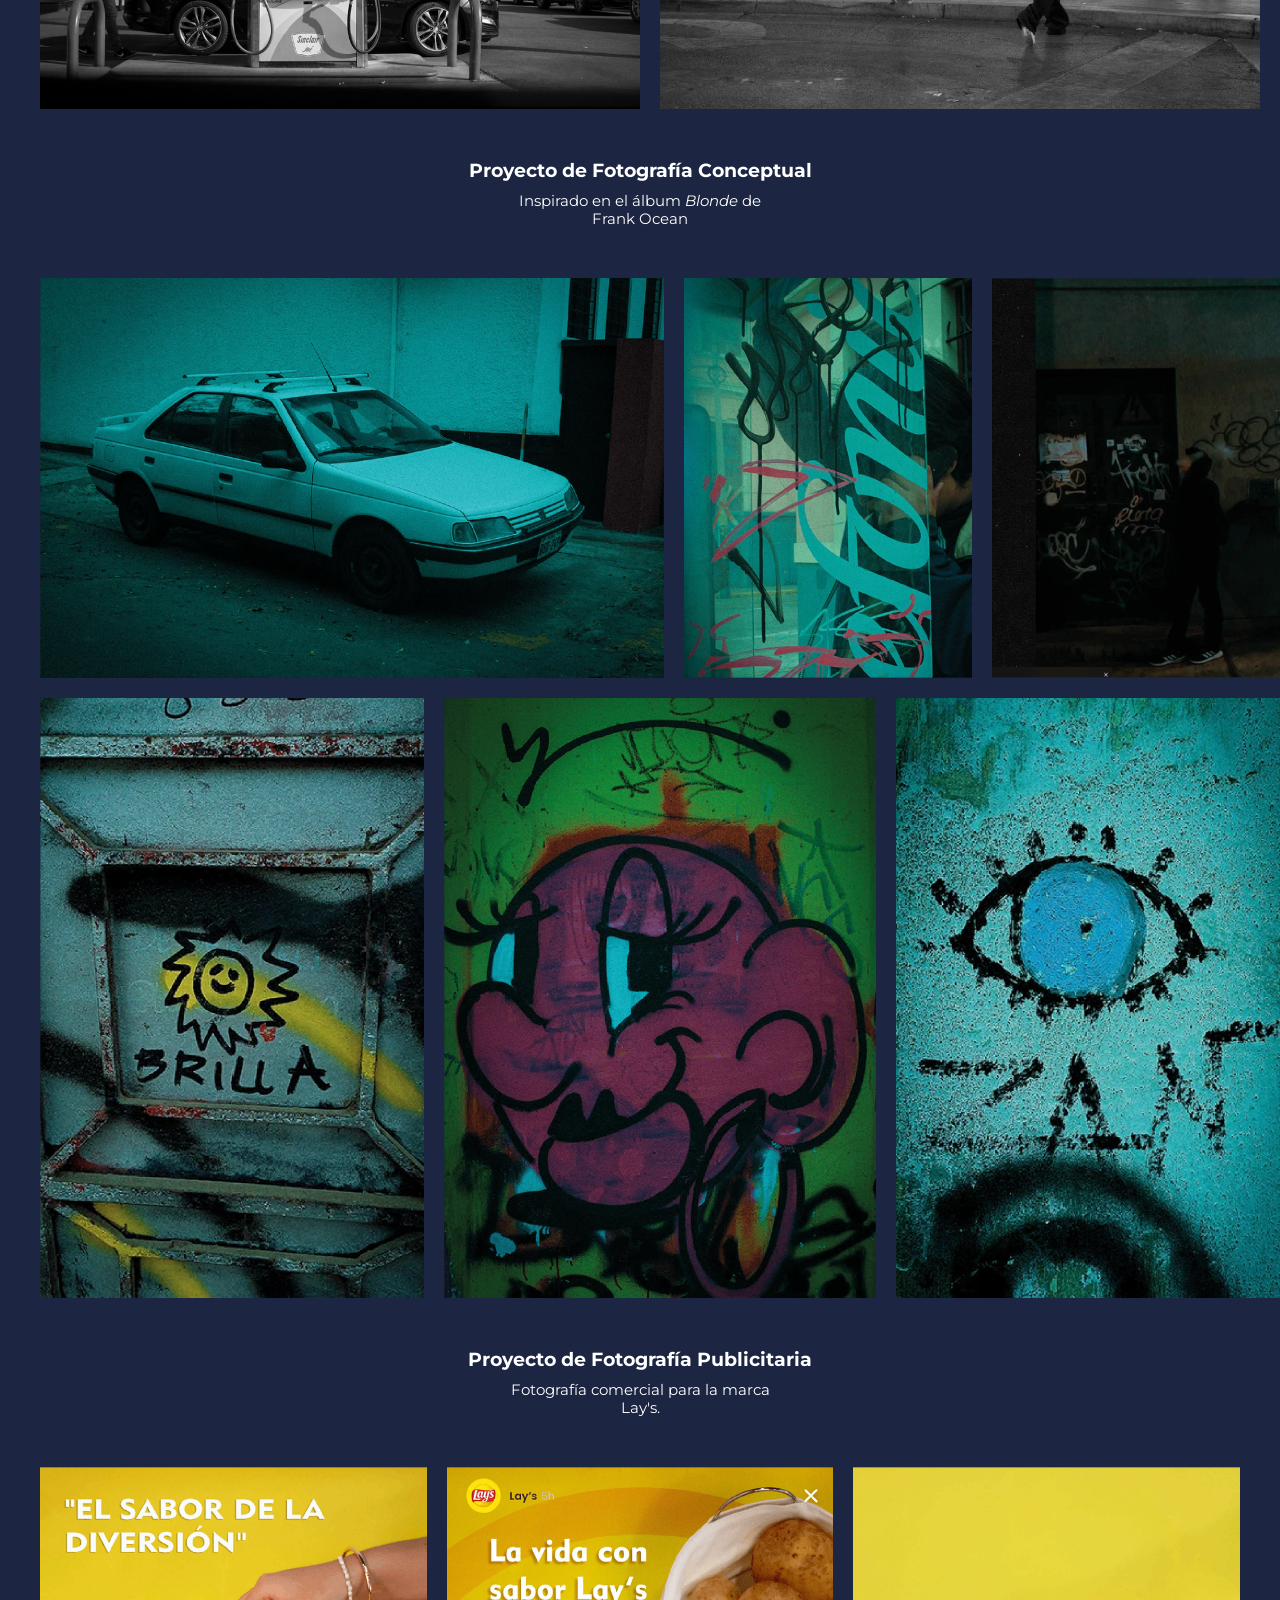
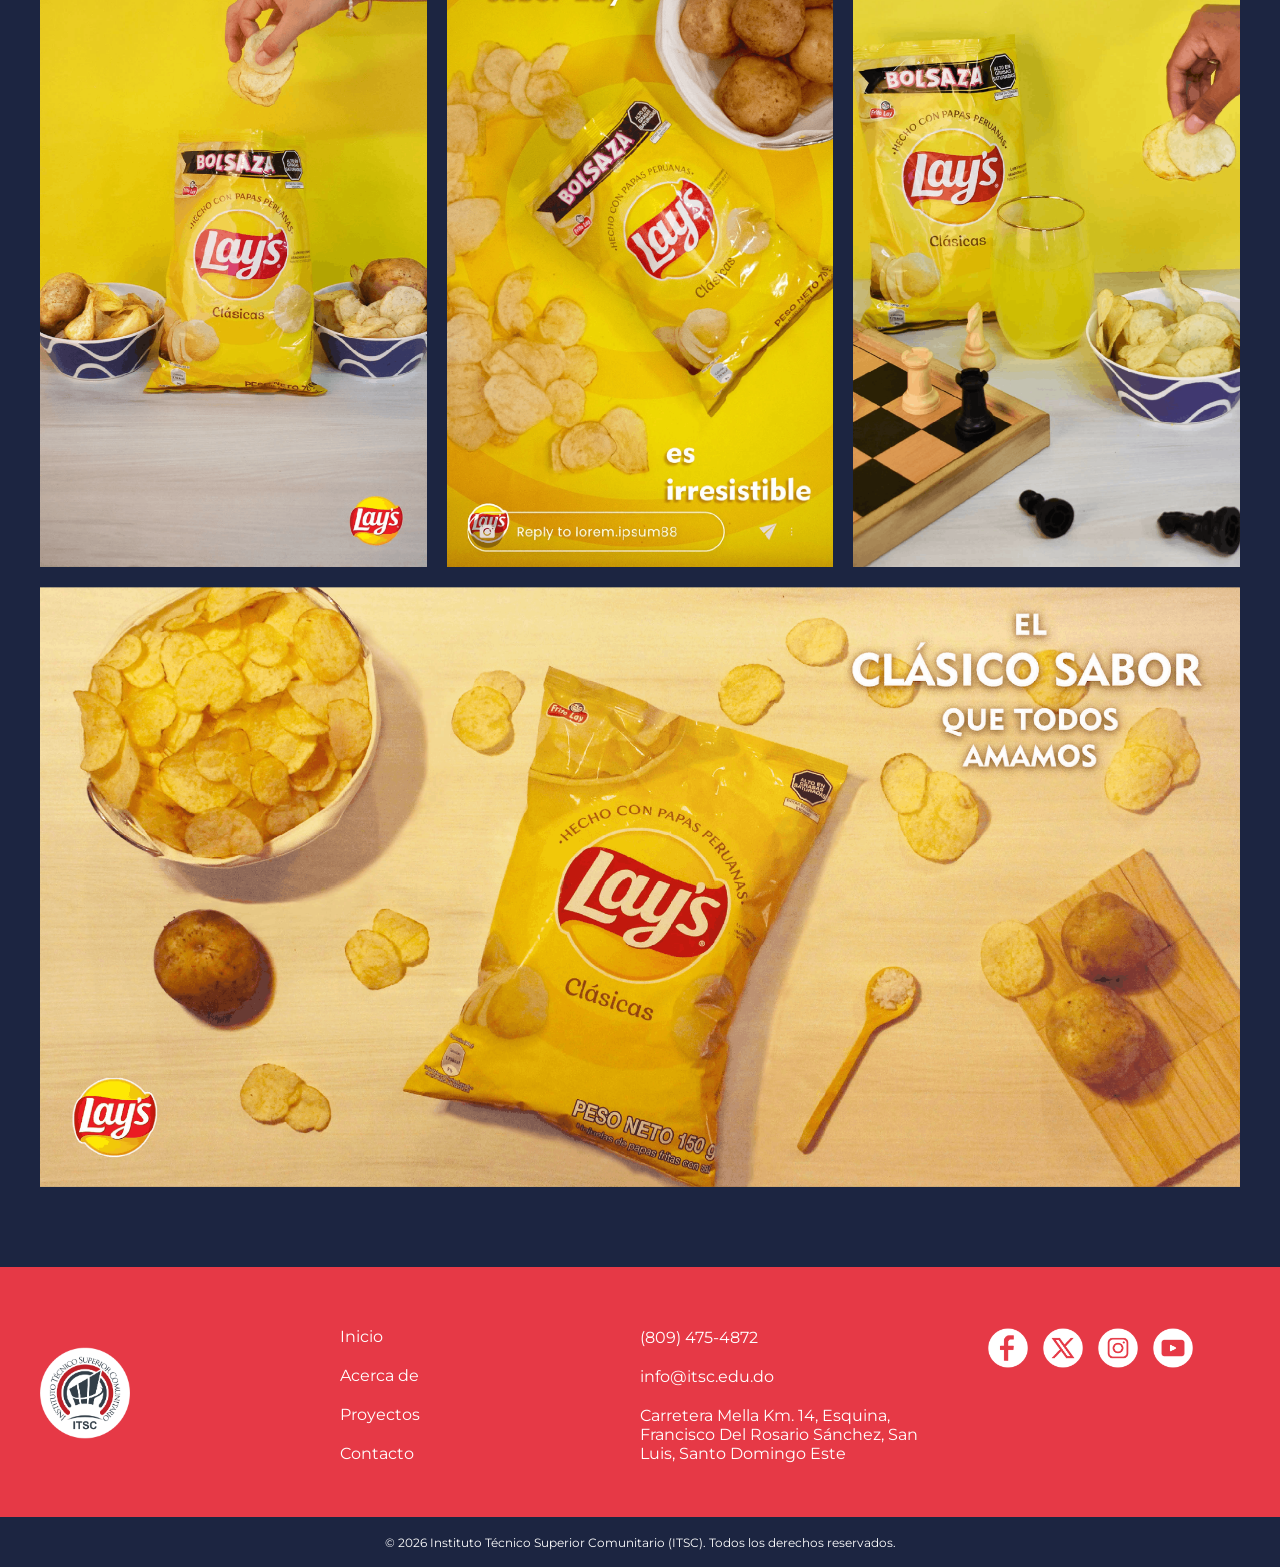
<file: proyectos.html>
<!DOCTYPE html>
<html lang="en">
<head>
    <meta charset="UTF-8">
    <meta name="viewport" content="width=device-width, initial-scale=1.0">
    <title>PROYECTOS - TÉCNICO SUPERIOR EN FOTOGRAFÍA</title>
    <link rel="stylesheet" href="página3_css/proyectos.css">
</head>


<body>
     <div class="header">
        <div class="imglogo">
            <a href="Inicio.html">
                <img class="logoitsc" src="página_1_img/logo_itsc_.png" alt="logo itsc">
            </a>
        </div>

        <div class="menu">
            <a class="link" href="index.html" >Inicio</a>
            <a class="link" href="acercade.html" >Acerca de</a>
            <a class="link" href="proyectos.html" >Proyectos</a>
            <a class="link" href="contacto.html" >Contacto</a>
        </div>
    </div>

     <div class="banner">
        <p class="titulobanner">Proyectos <br><b>Estudiantiles</b></p>
        <p class="textobanner"> Explora una selección de trabajos realizados por estudiantes de la carrera, reflejando su <br> creatividad, técnica y desarrollo profesional.</p>
    </div>


    <div id="contenedor">
        
    <div class="proyecto1">
        <div class="infoproyecto">
            <p class="tituloproyecto"><b>Proyecto de Fotografía Conceptual:</b> <i>Bloom Of Silence</i></p>
            <p class="descripcion">Exploración artística mediante luz, color <br> y composición.</p>
        </div>
    </div>

    <div class="galeria1">
         <div class="fila1">
        <div class="fotoblossom fotoblossom1"></div>
        <div class="fotoblossom fotoblossom2"></div>
    </div>

    <div class="fila2">
        <div class="fotoblossom fotoblossom3"></div>
        <div class="fotoblossom fotoblossom4"></div>
    </div>
    </div>


    <div class="proyecto2">
         <div class="infoproyecto">
            <p class="tituloproyecto"><b>Proyecto de Fotografía Gastronómica</b></p>
            <p class="descripcion">Composición e iluminación aplicada <br> a alimentos.</p>
        </div>
    </div>

    <div class="galeria2">
        <div class="fila1">
        <div class="fotogastro fotogastro1"></div>
        <div class="fotogastro fotogastro2"></div>
        </div>

        <div class="fila2">
        <div class="fotogastro fotogastro3"></div>
        <div class="fotogastro fotogastro4"></div>
    </div>
    </div>


   <div class="proyecto3">
       <div class="infoproyecto">
        <p class="tituloproyecto"><b>Proyecto de Fotografía Documental:</b> <i>Street</i></p>
        <p class="descripcion">Registro visual de escenas y <br>contextos reales.</p>
       </div>

    <div class="galeria3">
        <div class="fila1">
        <div class="fotodocu fotodocu1"></div>
        <div class="fotodocu fotodocu2"></div>
        </div>

        <div class="fila2">
        <div class="fotodocu fotodocu3"></div>
        <div class="fotodocu fotodocu4"></div>
        </div>
    </div>
</div>


<div class="proyecto4">
    <div class="infoproyecto">
        <p class="tituloproyecto"><b>Proyecto de Fotografía Conceptual</b></p>
        <p class="descripcion">Inspirado en el álbum <i>Blonde</i> de <br>Frank Ocean</p>
    </div>

    <div class="galeria4">
        <div class="fila1">
        <div class="fotoblonde fotoblonde1"></div>
        <div class="fotoblonde fotoblonde2"></div>
        <div class="fotoblonde fotoblonde3"></div>
        </div>

        <div class="fila2">
        <div class="fotoblonde fotoblonde4"></div>
        <div class="fotoblonde fotoblonde5"></div>
        <div class="fotoblonde fotoblonde6"></div>
        </div>
    </div>
</div>


<div class="proyecto5">
    <div class="infoproyecto">
        <p class="tituloproyecto"><b>Proyecto de Fotografía Publicitaria</b></p>
        <p class="descripcion">Fotografía comercial para la marca <br>Lay's.</p>
    </div>

    <div class="galeria5">
        <div class="fila1">
        <div class="fotopubli fotopubli1"></div>
        <div class="fotopubli fotopubli2"></div>
        <div class="fotopubli fotopubli3"></div>
        </div>

        <div class="fila2">
        <div class="fotopubli fotopubli4"></div>
        </div>
    </div>
</div>

</div>

    </div>

    <div class="footer">
        <div class="footer_contenido">
        <div class="logo">
            <a href="Inicio.html">
                <img class="logoitsc" src="página_1_img/logo_itsc_.png" alt="logo itsc">
            </a>
        </div>

        <div class="menu_footer">
            <a class="link" href="index.html">Inicio</a>
            <a class="link_footer" href="acercade.html" >Acerca de</a>
            <a class="link_footer" href="proyectos.html" >Proyectos</a>
            <a class="link_footer" href="contacto.html" >Contacto</a>
        </div>

        <div class="contacto_footer">
                <p>(809) 475-4872</p>
                <p>info@itsc.edu.do</p>
                <p>Carretera Mella Km. 14, Esquina, Francisco Del Rosario Sánchez, San Luis, Santo Domingo Este</p>            
        </div>

        <div class="redes_footer">    
            <ul>
            <li> <a href="https://www.facebook.com/itscdo" target="_blank"> <img src="página_1_img/facebook.png" alt="facebook"> </a></li>
            <li> <a href="https://x.com/ITSCoficial" target="_blank"> <img src="página_1_img/twitter.png" alt="twitter"> </a></li>
            <li> <a href="https://www.instagram.com/itscrd/" target="_blank"> <img src="página_1_img/instagram.png" alt="instagram"> </a></li>
            <li> <a href="https://www.youtube.com/@itscrd2013" target="_blank"> <img src="página_1_img/youtube.png" alt="youtube"></a> </li>
        </ul>
        </div>
        </div>
    </div>

        <div class="copyright">
            <p>© 2026 Instituto Técnico Superior Comunitario (ITSC). Todos los derechos reservados.</p>
    </div>

</body>
</html>
</file>
<file: página1_css/estilos.css>
@import url('https://fonts.googleapis.com/css2?family=Montserrat:ital,wght@0,100..900;1,100..900&display=swap');

* {
    margin: 0;
    padding: 0;
    font-family: "Montserrat", sans-serif;
}


#contenedor{
    width: 1200px;
    margin: 0 auto;
    display: grid;
    grid-template-columns: repeat(3, 1fr);
    grid-template-areas:
        "banner banner banner"
        "descripcion descripcion descripcion"
        "aprender aprender aprender"
        "proyectos proyectos proyectos"
}

/* HEADER */
.header{
    display: grid;
    grid-template-columns:  1fr;
    grid-template-areas: "imglogo menu";
    background-color: #1c2541;
    height: 150px;
    align-items: center;
    box-shadow: 0px 3px 10px rgba(0, 0, 0, 0.25);
}

.imglogo {
    grid-area: imglogo;
    margin-left: 150px;
}

.logoitsc {
    width: 90px;
    height: auto;
}

.menu {
    grid-area: menu;
    display: flex;
    justify-content: center;
    gap: 70px;
    margin-right: 150px;
}

.menu a {
    text-decoration: none;
    color: white;
    font-size: 14pt;
    transition: color 0.3s ;
}

.link:hover{
    color:#456990
}

/* BANNER */
.banner {
    grid-area: banner;
    background-image: url(../página_1_img/pág01_banner.png);
    height: 500px;
    background-size: cover;
    display: flex;
    justify-content: center;
    align-items: center;    
}

.textobanner {
    color: white;
    font-size: 32pt;
}

/* CONTENIDO */
.inforecuadro{
    grid-area: banner;
    width: 800px;
    height: 150px;
    position: relative; top: -50px; left: 200px;
    background: #456990;
    border-radius: 15px;
    display: grid;
    grid-template-columns: 1fr 2px 1fr 2px 1fr 2px 1fr;
    box-shadow: 0px 3px 10px rgba(0, 0, 0, 0.25);
}

.dato {
    display: flex;
    flex-direction: column;
    justify-content: center;
    align-items: center;
    color: white;
    font-size: 18px;
    gap: 8px;
    transition: transform 0.3s ease;
}

.dato a {
    text-decoration: none;
    color: white;
}

.dato:hover{
    transform: translateY(-5px);
}

.icono {
    width: 36px;
    height: 36px;
}

.linea{
    width: 1.5px;
    height: 80px;
    background-color: white;
    margin-top: 30px;

}

/* SEC 01 DESCRIPCIÓN */
.descripcion{
    grid-area: descripcion;
    display: grid;
    grid-template-columns: 1fr 1fr;
    align-items: center;
    margin-top: 10px;
    column-gap: 60px;
}

.descripcion h2 {
    font-size: 28pt;
    color: #1C2541;
}

.descripcion p {
    font-size: 14pt;
    line-height: 24pt;
    text-align: justify;
}

.imagendescripcion {
        justify-self: end;
}

.imagendescripcion img {
    margin-top: 20px;
    width: 520px;
    height: auto;
    box-shadow: 0px 3px 10px rgba(0, 0, 0, 0.25);
}

/* SEC 02 QUÉ APRENDERÁS */
.aprender{
    grid-area: aprender;
    display: grid;
    margin-top: 70px;
}

.aprender p {
    font-size: 28pt;
    text-align: center;
    margin-bottom: 50px;
    color: #1C2541;
}

.tarjetas{
    display: grid;
    grid-template-columns: repeat(3, 1fr);
    column-gap: 40px;
}

.tarjeta img{
    width: 100%;
    height: auto;
    display: block;
    border-radius: 15px 15px 0px 0px;
    box-shadow: 0px 3px 10px rgba(0, 0, 0, 0.25);
}

.tarjeta p{
    background: #1C2541;
    color: white;
    font-size: 14pt;
    padding: 20px 0;
    text-align: center;
}

.boton{
    text-align: center;
    margin-top: 20px;
    margin-bottom: 70px;
}

.boton_vermas{
    background-color: #5F7FA7;
    color: white;
    text-decoration: none;
    padding: 16px 50px;
    border-radius: 35px;
    font-size: 16pt;
    transition: all 0.5s;
}

.boton_vermas:hover {
    background-color:#e63946;
}

/* SEC 03 PROYECTOS */
.proyectos{
    grid-area: proyectos;
    background: #E6E6E6;
    height: 750px;
    padding-left: 70px;
    padding-right: 70px;
    padding-top: 40px;
}

.tituloproyectos{
    text-align: center;
    font-size: 28pt;
    color: #1C2541;
    margin-bottom: 40px;
}

.fila1{
    display: grid;
    grid-template-columns: 1fr 2fr;
    column-gap: 30px;
    margin-bottom: 30px;
}

.fila2{
    display: grid;
    grid-template-columns: 2fr 1fr;
    column-gap: 30px;
}

.proyecto{
    overflow: hidden;
    position: relative;
        transition: transform 0.3s ease;
}

.proyecto:hover {
        transform: scale(1.03);
}

.proyecto img{
    width: 100%;
    height: 250px;
    object-fit: cover;
    display: block;
}

.proyecto p{
    position: absolute;
    bottom: 100px;
    width: 100%;
    text-align: center;
    margin: 0;
    color: white;
    font-size: 16pt;

}

.botonproyectos{
    text-align: center;
    padding-top: 55px;
}

.boton_vertodos {
    background-color: #5F7FA7;
    color: white;
    text-decoration: none;
    padding: 16px 50px;
    border-radius: 35px;
    font-size: 16pt;
    transition: all 0.5s;
}

.boton_vertodos:hover {
    background-color:#e63946;
}


/* FOOTER */
.footer{
    background-color: #e63946 ;
    height: 250px;
    margin-top: 80px;
}

.footer_contenido{
    width: 1200px;
    margin: 0 auto;
    display: grid;
    grid-template-columns: 1fr 1fr 1fr 1fr;
    align-items: center;
    padding-top: 60px;
}

.menu_footer{
    display: grid;
    row-gap: 20px;
}

.menu_footer a {
    color: white;
    text-decoration: none;
    transition: all 0.3s 
}

.menu_footer a:hover {
    color: #1C2541;
}

.contacto_footer {
    color: white;
    display: grid;
    row-gap: 20px;
}

.redes_footer ul{
    list-style: none;
    display: grid;
    grid-template-columns: repeat(4, auto);
    column-gap: 15px;
    justify-content: center
}

.redes_footer img{
    width: 40px;
    height: 40px;
    margin-bottom: 90px;
}

.redes_footer a{
    display: inline-block;
    transition: transform .3s ease;
}

.redes_footer a:hover{
    transform: translateY(-5px) scale(1);
}

/* COPYRIGHT */
.copyright {
    background-color: #1c2541;
    height: 50px;
    display: flex;
    justify-content: center;
    align-items: center;
}

.copyright p{
    color: white;
    font-size: 12px;
    margin: 0;
    width: 100%;
    text-align: center;
}
</file>
<file: página2_css/acercade.css>
@import url('https://fonts.googleapis.com/css2?family=Montserrat:ital,wght@0,100..900;1,100..900&display=swap');

* {
    margin: 0;
    padding: 0;
    font-family: "Montserrat", sans-serif;
}


#contenedor2 {
    width: 1200px;
    margin: auto;
    padding: 50px 20px 20px 50px;
    display: flex;
    align-items: center;
    gap: 30px;
    background-color: #e6e6e6;
    margin-top: 30px;
}


/* HEADER */
.header{
    display: grid;
    grid-template-columns:  1fr;
    grid-template-areas: "imglogo menu";
    background-color: #1c2541;
    height: 150px;
    align-items: center;
    box-shadow: 0px 3px 10px rgba(0, 0, 0, 0.25);
}

.imglogo {
    grid-area: imglogo;
    margin-left: 150px;
}

.logoitsc {
    width: 90px;
    height: auto;
}

.menu {
    grid-area: menu;
    display: flex;
    justify-content: center;
    gap: 70px;
    margin-right: 150px;
}

.menu a {
    text-decoration: none;
    color: white;
    font-size: 14pt;
    transition: color 0.3s ;
}

.link:hover{
    color:#456990
}


/*PRIMER BLOQUE*/

.titulocontenedor2 {
    font-size: 24pt;
}


.pcontenedor2 {
    text-align: justify;
    margin: 20px 130px 20px 0px;
    font-size: 12pt;
    line-height: 21pt;

}

.textobanner {
    color: #1C2541;
    font-size: 32pt;
    margin-top: 30px;
}


.texto {
    display: flex;
    flex-direction: column;
}

.imagn0 {
    width: 500px;
    height: auto;
    margin: 10px 10px 40px 10px;
    box-shadow: 0px 3px 10px rgba(0, 0, 0, 0.25);
    
}



/*CONTENEDOR AREAS DE FORMACION*/
.contenedorf {
    width: 1000px;
    display: flex;
    gap: 20px 0px 0px ;
    margin-left: auto;
    margin-right: auto;
    margin-top: 35px;
}

.cajaf {
    height: auto;
    width: 230px;
    border-top-left-radius: 10px;
    border-top-right-radius: 10px;

    display: flex;
    flex-direction: column;
    justify-content: center;

    margin-left: auto;
    margin-right: auto;
    background-color:#e63946 ;
    box-shadow: 0px 3px 10px rgba(0, 0, 0, 0.25);
}

.cajaf- img{
    box-sizing: border-box;
    width: auto;
    height: auto;
    display: flex;
    object-fit: contain;

}

.cajaf img{
    width: 100%;
    height: auto;
    display: block;
}


.textorf {
    color: #ffffff;
    text-align: center;
    margin: 10px;
    box-sizing: border-box;
    font-size: 11pt;
}

.textorf2 {
    color: #ffffff;
    text-align: center;
    box-sizing: border-box;
    background-color: #1c2541;
    padding: 20px ;
    font-size: 12px;
    height: 70px;
}

.banner2 {
    grid-area: banner;
    height: 100px;
    display: flex;
    justify-content: center;
    align-items: center;  
    margin-top: 20px;
}



/*CONTENEDOR DE Competencias Técnicas*/
.contenedor {
    width: 1000px;
    display: flex;
    gap: 10px;
    margin-left: auto;
    margin-right: auto;
    margin-top: 60px;
    
}


.caja {
    height: 190px;
    width: 180px;
    border-radius: 20px;
    margin-left: 20px;
    margin-right: auto;
    display: flex;
    flex-direction: column;
    justify-content: center;
    align-items: center;
   
    background-color:#e6e6e6 ;
    padding: 30px;
    box-shadow: 0px 3px 10px rgba(0, 0, 0, 0.25);
}


.caja :hover {
    transform: scale(1.03);
    transition: transform 0.3s ease;
}


.caja img {
    width: 50px;
    height: auto;
}


.compbanner {
    width: 1000px;
    display: flex;
    gap: 20px;
    margin-left: auto;
    margin-right: auto;
    margin-top: 40px;
    margin-top: 50px;

}

.caja h3{
    text-align: center;
    padding-top: 10px;

}

.caja p{
    font-size: 12pt;
    text-align: center;

}

.textobannercomp {
    color: #ffffff;
    font-size: 32pt;
    text-align: center;
    
}

.banner3 {
    width: 1200px;
    height: 100px;
    margin-top: 40px;
    margin-left: auto;
    margin-right: auto;
    display: flex;
    justify-content: center;
    align-items: center;
    background-color: #456990;    
}




/*CONTENEDOR PROGRAMAS*/
.contenedorp0 {
    height: auto;
    width: 1200px;
    display: flex;
    flex-direction: column;
    margin-top: 60px;
    margin-left: auto;
    margin-right: auto;
    background-color: #e6e6e6;
    text-align: center;
}

.contenedorp0 h1{margin: 40px 20px 10px 20px;

}


.contenedorp {
    height: auto;
    width: 1200px;
    display: flex;
    margin-left: auto;
    margin-right: auto;
    margin-bottom: 40px;
    background-color: #e6e6e6;
}


.contenedorp h3{
    text-align: center;
    margin-bottom: auto;
   
}


.cajas {
    height: 210px;
    width: 100px;
    margin-left: auto;
    margin-right: auto;
    display: flex;
    flex-direction: column;
    justify-content: center;
    align-items: center;
    padding: 3px;
}


.cajas img {
    width: 100px;
    height: auto;
    box-shadow: 0px 3px 10px rgba(0, 0, 0, 0.25);
}

.cajas img:hover {
    transform: scale(1.03);
    transition: transform 0.3s ease;
}

.cajas h3{
    text-align: center;

}

.cajas p{
    padding: 10px 0px ;
    font-size: 11pt;
    text-align: center;

}




/*CONOCE A NUESTROS DOCENTES*/
.contenedord {
    height: 400px;
    width: 1000px;
    display: flex;
    gap: 20px;
    margin-left: auto;
    margin-right: auto;

}

.textobannerdoc {
    font-size: 28pt;
    text-align: center;
    margin-bottom: 50px;
}


.cajad {
    height: auto;
    width: 180px;
    display: flex;
    flex-direction: column;
    margin-left: auto;
    margin-right: auto;
    background-color:#1c2541 ;
    overflow: hidden
}

.cajad img{
    width: 100%;
    height: auto;
    display: block;
    object-fit: cover;
}

.cajad img:hover {
    transform: scale(1.04);
    transition: transform 0.3s ease;
}

.cajad h4{
    text-align: center;
    color: #ffffff;
    padding: 20px 0px 0px 0px;

}

.cajad p{
    text-align: center;
    color: #ffffff;
    font-size: 9pt;
}


/* FOOTER */
.footer{
    background-color: #e63946 ;
    height: 250px;
    margin-top: 80px;
}

.footer_contenido{
    width: 1200px;
    margin: 0 auto;
    display: grid;
    grid-template-columns: 1fr 1fr 1fr 1fr;
    align-items: center;
    padding-top: 60px;
}

.menu_footer{
    display: grid;
    row-gap: 20px;
}

.menu_footer a {
    color: white;
    text-decoration: none;
    transition: all 0.3s 
}

.menu_footer a:hover {
    color: #1C2541;
}

.contacto_footer {
    color: white;
    display: grid;
    row-gap: 30px;
}

.redes_footer ul{
    list-style: none;
    display: grid;
    grid-template-columns: repeat(4, auto);
    column-gap: 15px;
    justify-content: center
}

.redes_footer img{
    width: 40px;
    height: 40px;
    margin-bottom: 90px;
}

.redes_footer a{
    display: inline-block;
    transition: transform .3s ease;
}

.redes_footer a:hover{
    transform: translateY(-5px) scale(1);
}

/* COPYRIGHT */
.copyright {
    background-color: #1c2541;
    height: 50px;
    display: flex;
    justify-content: center;
    align-items: center;
}

.copyright p{
    color: white;
    font-size: 12px;
    margin: 0;
    width: 100%;
    text-align: center;
}
</file>
<file: página4_css/contacto.css>
@import url('https://fonts.googleapis.com/css2?family=Montserrat:ital,wght@0,100..900;1,100..900&display=swap');

* {
    margin: 0;
    padding: 0;
    font-family: "Montserrat", sans-serif;
}

/*Contenedor de contacto*/
.contacto1 {
    width: auto;
    height: auto;
    display: flex;
    flex-direction: column;
    align-items: center;
    margin: 0px auto 60px auto;
    padding: 50px;
    background-color: #e6e6e6;

}

.contacto1 img{ 
    width: 60px;
    height: auto;
    margin: 10px;
}

.contacto1 img:hover {
    transform: scale(1.09);
    transition: transform 0.3s ease;
}

.contacto1 p{
    font-size: 18pt;
    margin-top: 10px;
    justify-content: center; 
    text-align: center;
}


/*Contenedor de mensaje*/
.mensaje {
    width: 67%;
    height: auto;
    border-radius: 20px;
    display: flex;
    flex-direction: column;
    align-items: center;
    margin: 30px auto 0% auto;
    padding: 50px 100px 50px 100px;
    background-color: #456990;
    box-shadow: 0px 3px 10px rgba(0, 0, 0, 0.25);
}

.contacto{
    width: 80%;
    margin:auto;
    background:#4E7097;
    border-radius:20px;
    padding:30px;
    box-shadow:0 5px 15px rgba(0,0,0,.2);
}

form{
    width:100%;
}

.fila{
    display:flex;
    justify-content:space-between;
    gap:30px;
}

.grupo{
    display:flex;
    flex-direction:column;
    width:100%;
    margin-bottom:20px;
}

label{
    color:white;
    font-size: 25px;
    font-weight:bold;
    margin-bottom:10px;
}

input,
textarea{
    width:100%;
    padding:18px;
    border-radius:10px;
    border:2px solid #ddd;
    font-size:15px;
    font-family:inherit;
    box-sizing:border-box;
}

textarea{
    resize:none;
    height:220px;
}

button{
    background-color: #5F7FA7;
    color: white;
    text-decoration: none;
    padding: 16px 50px;
    border-radius: 35px;
    font-size: 16pt;
    transition: all 0.5s;
    border:none;
    padding-top: 20px;

}

button:hover{
    background:#c92a38;
}






/*Contenedor Informacion de contacto*/
.informacion {
    width: 84%;
    height: 500px;
    display: flex;
    flex-direction: column;
    align-items: center;
    margin: 20px auto auto auto;
    padding: 20px 0px 0px 0px;

}

.informacion p {
    font-size: 45px;
    padding: 0px 20px 20px 20px ;
}


.informacion0{
    width: 100%;
    height: auto;
    display: grid;
    grid-template-columns: repeat(2, 1fr);
    grid-template-rows: repeat(2, 1fr);
    justify-items: center;
    align-items: center;
    margin: 20px;
    gap: 20px;
    background-color: #e6e6e6;
    box-shadow: 0px 3px 10px rgba(0, 0, 0, 0.25);
}



.informacion1{
    width: 65%;
    height: 100px;
    display: flex;
    margin: 10px;
    padding: 20px;
    align-items: flex-start;

}


.informacion1 img{
    width: 70px;
    height: auto;
    padding: 10px;
}

.informacion1 img:hover {
    transform: scale(1.09);
    transition: transform 0.3s ease;
}

.informacion1 p{
    font-size: 18px;
    text-align: left;
    margin-top: 10px;
}


/*Contenedor de Dirección*/
.direcc {
    width: 84%;
    height: 600px;
    display: flex;
    flex-direction: column;
    margin: 0px auto 60px auto;
    padding: 10px 0px 0px 0px;
    background-color: #e63946;
    border-radius: 20px 20px 0 0 ;
    box-shadow: 0px 3px 10px rgba(0, 0, 0, 0.25);


}

.direcc h2 {
    color: #ffffff;
    text-align: center; 
    font-size: 45px;
    padding: 20px;
}

.direcc iframe {
    width: auto;
    left: auto;
}






/*Contenedor requisitos */

.requi {
    width: auto;
    height: auto;
    display: flex;
    flex-direction: column;
    align-items: center;
    margin: 0px auto 0px auto;
    padding: 80px 150px 80px 150px;
    background-color: #e6e6e6;

}

.requi h1{
    font-size: 40px;
    justify-content: center; 
    text-align: center;
    padding: 20px;
}

.requi p{
    font-size: 25px;
    justify-content: center; 
    text-align: center;
}

.boton_aqui {
    background-color: #5F7FA7;
    color: white;
    text-decoration: none;
    padding: 16px 50px;
    border-radius: 35px;
    font-size: 16pt;
    transition: all 0.5s;
    margin-top: 30px;
}

.boton_aqui:hover {
    background-color:#e63946;
}












/* HEADER */
.header{
    display: grid;
    grid-template-columns:  1fr;
    grid-template-areas: "imglogo menu";
    background-color: #1c2541;
    height: 150px;
    align-items: center;
    box-shadow: 0px 3px 10px rgba(0, 0, 0, 0.25);
}

.imglogo {
    grid-area: imglogo;
    margin-left: 150px;
}

.logoitsc {
    width: 90px;
    height: auto;
}

.menu {
    grid-area: menu;
    display: flex;
    justify-content: center;
    gap: 70px;
    margin-right: 150px;
}

.menu a {
    text-decoration: none;
    color: white;
    font-size: 14pt;
    transition: color 0.3s ;
}

.link:hover{
    color:#456990
}



/* BANNER */
.banner {
    grid-area: banner;
    height: 200px;
    background-size: cover;
    display: flex;
    justify-content: center;
    align-items: center;    
}

.textobanner {
    color: #1C2541;
    font-size: 32pt;
}




/* FOOTER */
.footer{
    background-color: #e63946 ;
    height: 250px;
    margin-top: 0px;
}

.footer_contenido{
    width: 1200px;
    margin: 0 auto;
    display: grid;
    grid-template-columns: 1fr 1fr 1fr 1fr;
    align-items: center;
    padding-top: 60px;
}

.menu_footer{
    display: grid;
    row-gap: 20px;
}

.menu_footer a {
    color: white;
    text-decoration: none;
    transition: all 0.3s 
}

.menu_footer a:hover {
    color: #1C2541;
}

.contacto_footer {
    color: white;
    display: grid;
    row-gap: 20px;
}

.redes_footer ul{
    list-style: none;
    display: grid;
    grid-template-columns: repeat(4, auto);
    column-gap: 15px;
    justify-content: center
}

.redes_footer img{
    width: 40px;
    height: 40px;
    margin-bottom: 90px;
}

.redes_footer a{
    display: inline-block;
    transition: transform .3s ease;
}

.redes_footer a:hover{
    transform: translateY(-5px) scale(1);
}

/* COPYRIGHT */
.copyright {
    background-color: #1c2541;
    height: 50px;
    display: flex;
    justify-content: center;
    align-items: center;
}

.copyright p{
    color: white;
    font-size: 12px;
    margin: 0;
    width: 100%;
    text-align: center;
}
</file>
<file: página3_css/proyectos.css>
@import url('https://fonts.googleapis.com/css2?family=Montserrat:ital,wght@0,100..900;1,100..900&display=swap');

* {
    margin: 0;
    padding: 0;
    font-family: "Montserrat", sans-serif;
}

body{
    background-color: #1c2541;
}

#contenedor{
    width: 1200px;
    margin: 0 auto;
}

/* HEADER */
.header{
    display: grid;
    grid-template-columns:  1fr;
    grid-template-areas: "imglogo menu";
    background-color: #1c2541;
    height: 150px;
    align-items: center;
    box-shadow: 0px 3px 10px rgba(0, 0, 0, 0.25);
}

.imglogo {
    grid-area: imglogo;
    margin-left: 150px;
}

.logoitsc {
    width: 90px;
    height: auto;
}

.menu {
    grid-area: menu;
    display: flex;
    justify-content: center;
    gap: 70px;
    margin-right: 150px;
}

.menu a {
    text-decoration: none;
    color: white;
    font-size: 14pt;
    transition: color 0.3s ;
}

.link:hover{
    color:#456990
}

/* BANNER */
.banner{
    background-image: url(../página_3_img/banner_img.png);
    background-size: cover;
    height: 352px;
    display: flex;
    justify-content: center;
    align-items: center;
    flex-direction: column;
}

.titulobanner {
    color: white;
    font-size: 32pt;
    text-align: center;
    margin-bottom: 20px;
}

.textobanner {
    color: white;
    font-size: 14pt;
    text-align: center;
}

/* INFO PROYECTOS */
.tituloproyecto {
    color: white;
    text-align: center;
    font-size: 14pt;
    margin-top: 50px;
    margin-bottom: 10px;
}

.descripcion {
    font-size: 11pt;
    color: white;
    text-align: center;
}

/* PROYECTO 1 */

.galeria1{
    margin-top: 50px;
}

.fila1,
.fila2{
    display: grid;
    gap: 20px;
    margin-bottom: 20px;
}

.fila1{
    grid-template-columns: 30% 70%;
}

.fila2{
    grid-template-columns: 70% 30%;
}

.fotoblossom{
    height: 400px; 
    background-size: cover;
    background-position: center;
    background-repeat: no-repeat;
}

.fotoblossom1{
    background-image: url("../página_3_img/blossom1.png");
}

.fotoblossom2{
    background-image: url("../página_3_img/blossom2.png");
}

.fotoblossom3{
    background-image: url("../página_3_img/blossom3.png");
}

.fotoblossom4{
    background-image: url("../página_3_img/blossom4.png");
}


/* PROYECTO 2 */
.galeria2{
    margin-top: 50px;
}

.fila1,
.fila2{
    display: grid;
    gap: 20px;
    margin-bottom: 20px;
}

.galeria2 .fila1{
    grid-template-columns: 60% 40%;
}

.galeria2 .fila2{
    grid-template-columns: 50% 50%;
}

.fotogastro{
    background-size: cover;
    background-position: center;
    background-repeat: no-repeat;
}

.fotogastro1{
    height: 400px;
    background-image: url("../página_3_img/gastro1.png");
}

.fotogastro2{
    height: 400px;
    background-image: url("../página_3_img/gastro2.png");
}

.fotogastro3{
    height: 240px;
    background-image: url("../página_3_img/gastro3.png");
}

.fotogastro4{
    height: 240px;
    background-image: url("../página_3_img/gastro4.png");
}

/* PROYECTO 3 */

.galeria3{
    margin-top: 50px;
}

.fila1,
.fila2{
    display: grid;
    gap: 20px;
    margin-bottom: 20px;
}

.galeria3 .fila1{
    grid-template-columns: 50% 50%;
}

.galeria3 .fila2{
    grid-template-columns: 50% 50%;
}

.fotodocu{
    background-size: cover;
    background-position: center;
    background-repeat: no-repeat;
}

.fotodocu1{
    height: 400px;
    background-image: url("../página_3_img/street1.png");
}

.fotodocu2{
    height: 400px;
    background-image: url("../página_3_img/street2.png");
}

.fotodocu3{
    height: 400px;
    background-image: url("../página_3_img/street3.png");
}

.fotodocu4{
    height: 400px;
    background-image: url("../página_3_img/street4.png");
}


/* PROYECTO 4 */

.galeria4{
    margin-top: 50px;
}

.fila1,
.fila2{
    display: grid;
    gap: 20px;
    margin-bottom: 20px;
}

.galeria4 .fila1{
    grid-template-columns: 52% 24% 24%;
}

.galeria4 .fila2{
    grid-template-columns: 32% 36% 32%;
}

.fotoblonde{
    background-size: cover;
    background-position: center;
    background-repeat: no-repeat;
}

.fotoblonde1{
    height: 400px;
    background-image: url("../página_3_img/blonde1.png");
}

.fotoblonde2{
    height: 400px;
    background-image: url("../página_3_img/blonde2.png");
}

.fotoblonde3{
    height: 400px;
    background-image: url("../página_3_img/blonde3.png");
}

.fotoblonde4{
    height: 600px;
    background-image: url("../página_3_img/blonde4.png");
}

.fotoblonde5{
    height: 600px;
    background-image: url("../página_3_img/blonde5.png");
}

.fotoblonde6{
    height: 600px;
    background-image: url("../página_3_img/blonde6.png");
}

/* PROYECTO 5 */

.galeria5{
    margin-top: 50px;
}

.fila1,
.fila2{
    display: grid;
    gap: 20px;
    margin-bottom: 20px;
}

.galeria5 .fila1{
    grid-template-columns: repeat(3, 1fr);
}

.galeria5 .fila2{
    grid-template-columns: 1fr;
}

.fotopubli{
    background-size:cover;
    background-position: center;
    background-repeat: no-repeat;
}

.fotopubli1{
    height: 700px;
    background-image: url("../página_3_img/lays1.png");
    
}

.fotopubli2{
    height:700px;
    background-image: url("../página_3_img/lays2.png");
}

.fotopubli3{
    height: 700px;
    background-image: url("../página_3_img/lays3.png");
}

.fotopubli4{
    height: 600px;
    background-image: url("../página_3_img/lays4.png");
}


/* HOVER PARA IMÁGENES */
.fotoblossom,
.fotogastro,
.fotodocu,
.fotoblonde,
.fotopubli{
    transition: 0.35s ease;
}

.fotoblossom:hover,
.fotogastro:hover,
.fotodocu:hover,
.fotoblonde:hover,
.fotopubli:hover{
    transform: scale(1.03);
}


/* FOOTER */
.footer{
    background-color: #e63946 ;
    height: 250px;
    margin-top: 80px;
    width: 100%;
}

.footer_contenido{
    width: 1200px;
    margin: 0 auto;
    display: grid;
    grid-template-columns: 1fr 1fr 1fr 1fr;
    align-items: center;
    padding-top: 60px;
}

.menu_footer{
    display: grid;
    row-gap: 20px;
}

.menu_footer a {
    color: white;
    text-decoration: none;
    transition: all 0.3s 
}

.menu_footer a:hover {
    color: #1C2541;
}

.contacto_footer {
    color: white;
    display: grid;
    row-gap: 20px;
}

.redes_footer ul{
    list-style: none;
    display: grid;
    grid-template-columns: repeat(4, auto);
    column-gap: 15px;
    justify-content: center
}

.redes_footer img{
    width: 40px;
    height: 40px;
    margin-bottom: 90px;
}

.redes_footer a{
    display: inline-block;
    transition: transform .3s ease;
}

.redes_footer a:hover{
    transform: translateY(-5px) scale(1);
}

/* COPYRIGHT */
.copyright {
    background-color: #1c2541;
    height: 50px;
    display: flex;
    justify-content: center;
    align-items: center;
}

.copyright p{
    color: white;
    font-size: 12px;
    margin: 0;
    width: 100%;
    text-align: center;
}
</file>
